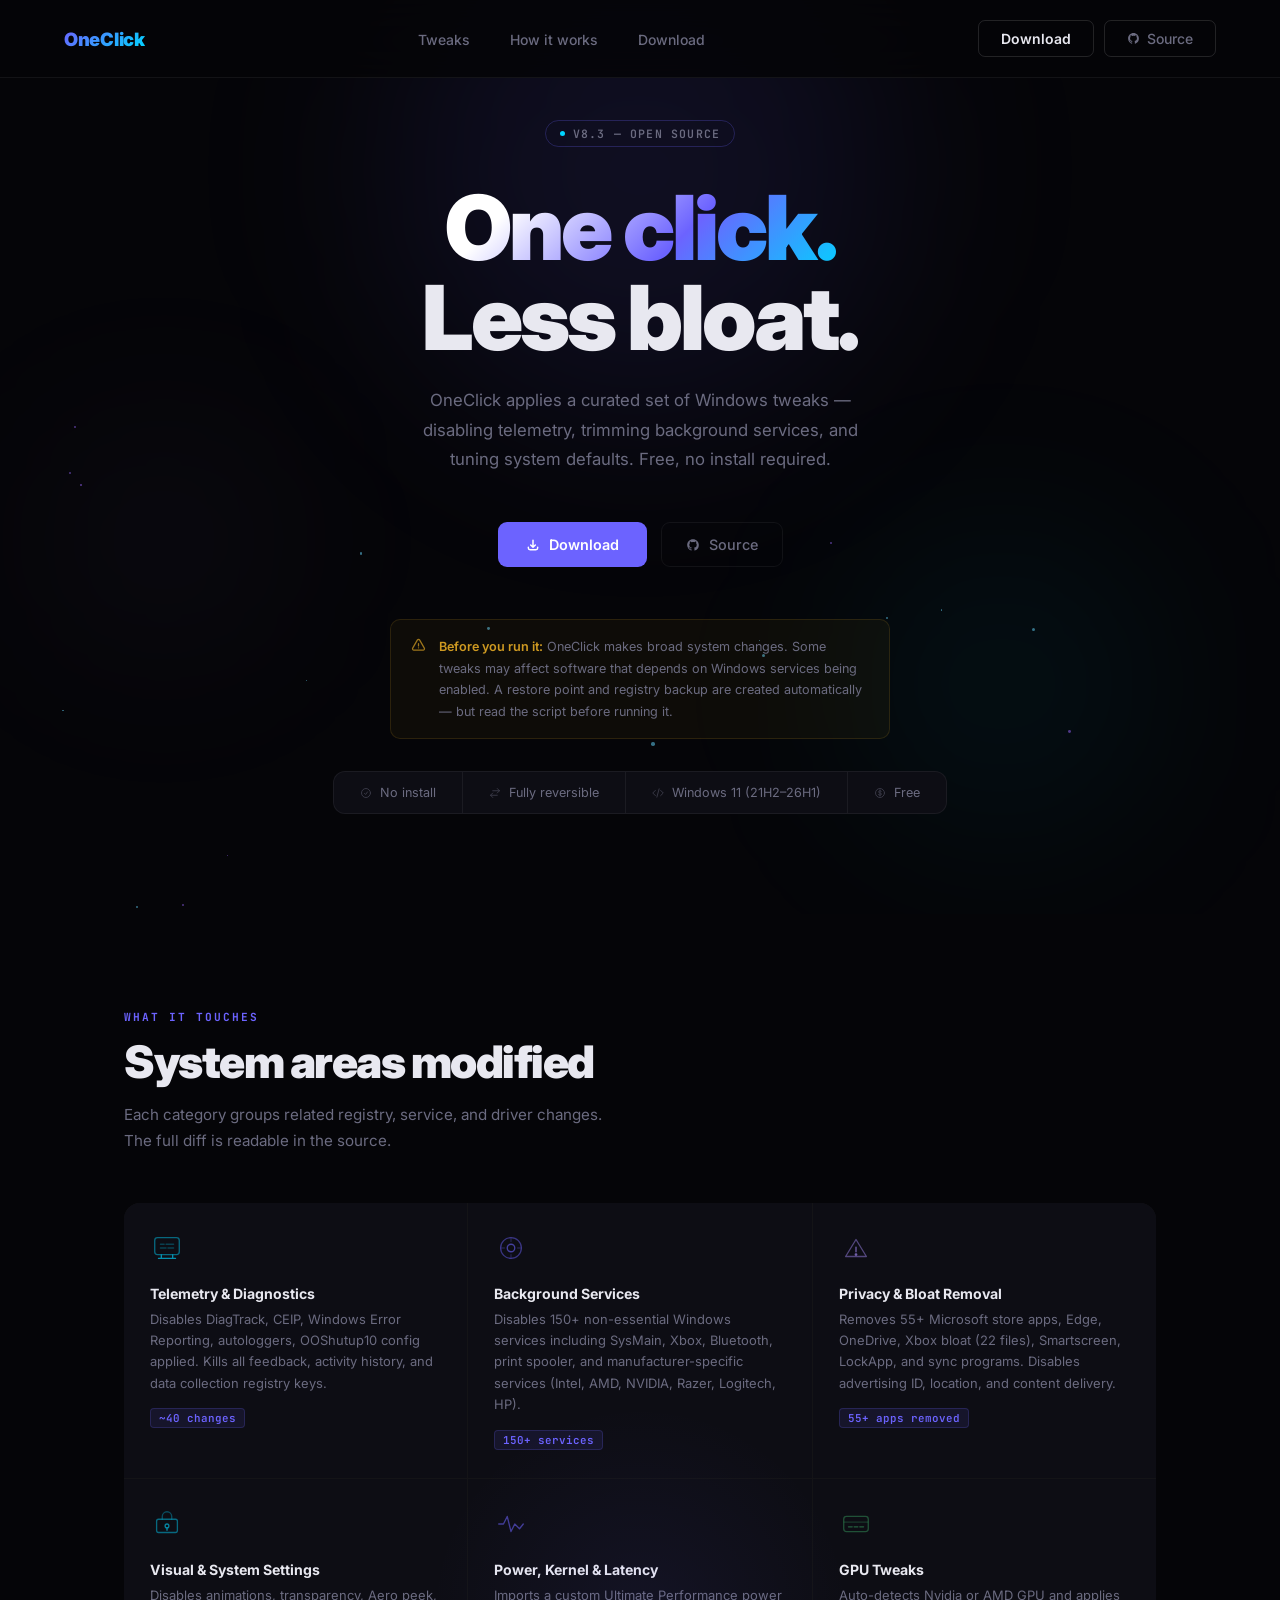
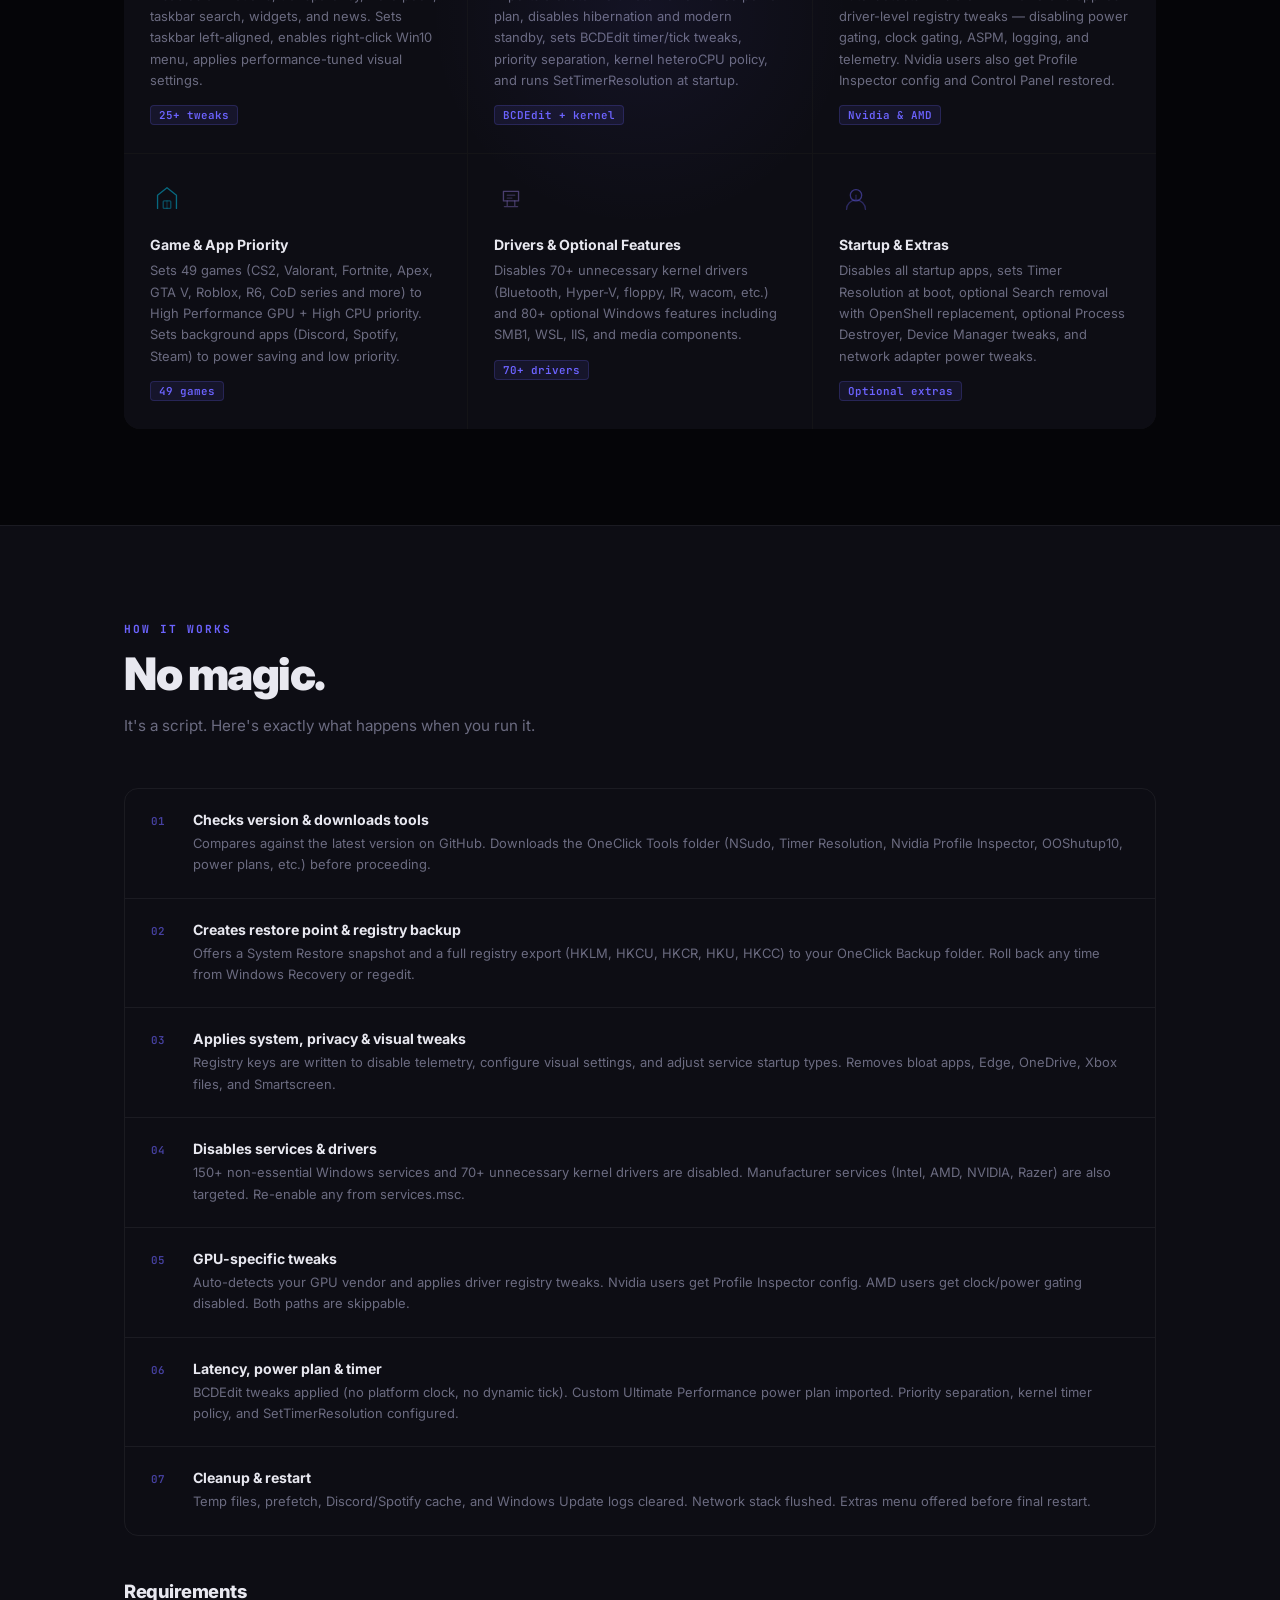
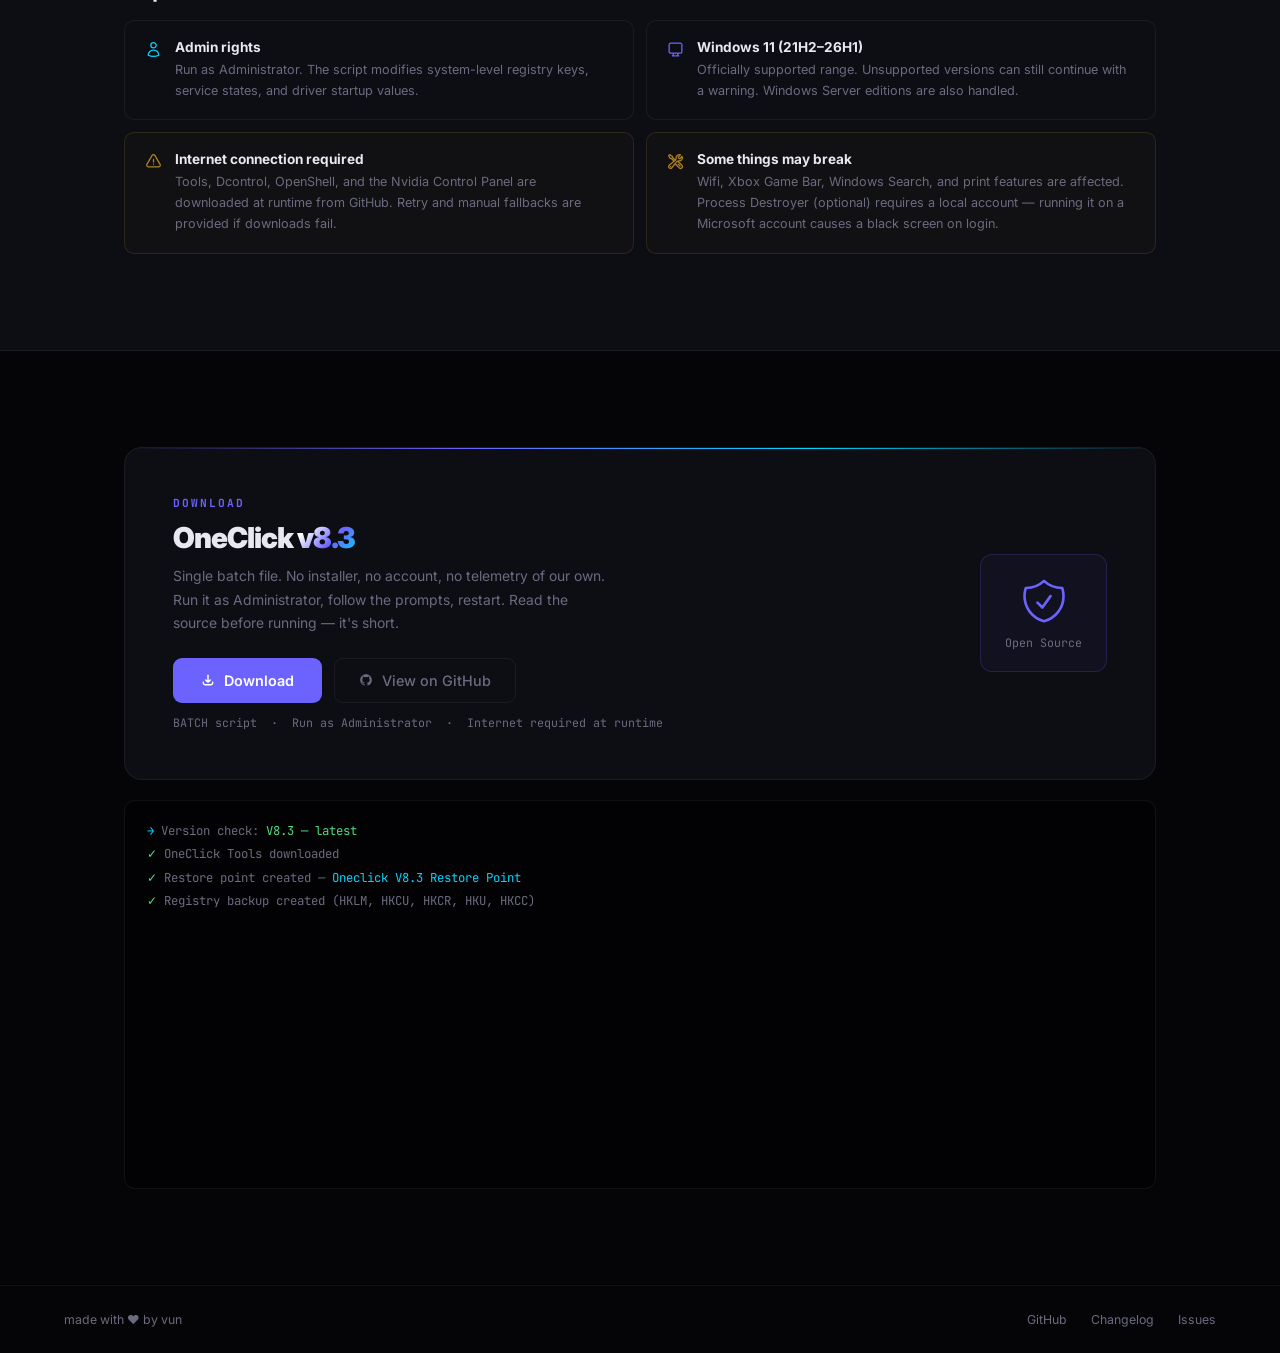
<file: index.html>
<!DOCTYPE html>
<html lang="en">
<head>
<meta charset="UTF-8">
<meta name="viewport" content="width=device-width, initial-scale=1.0">
<title>OneClick</title>

<!-- Open Graph / Discord embed -->
<meta property="og:type" content="website">
<meta property="og:url" content="">
<meta property="og:image" content="https://i.imgur.com/nM8xGSD.jpeg">
<meta property="og:image:width" content="1200">
<meta property="og:image:height" content="630">

<!-- Twitter card (also used by some platforms) -->
<meta name="twitter:card" content="summary_large_image">
<meta name="twitter:title" content="OneClick — Less Bloat. More Performance.">
<meta name="twitter:description" content="One-click Windows optimization. Disables telemetry, trims services, tunes system defaults. Free, no install required.">
<meta name="twitter:image" content="https://i.imgur.com/nM8xGSD.jpeg">
<link rel="stylesheet" href="style.css">
<link rel="preconnect" href="https://fonts.googleapis.com">
<link href="https://fonts.googleapis.com/css2?family=Inter:wght@400;500;600;700;900&family=JetBrains+Mono:wght@400;600&display=swap" rel="stylesheet">
</head>
<body>
<canvas id="trail"></canvas>
<div id="cursor"></div>

<nav>
  <div class="logo">OneClick</div>
  <ul class="nav-links">
    <li><a href="#tweaks">Tweaks</a></li>
    <li><a href="#how">How it works</a></li>
    <li><a href="#download">Download</a></li>
  </ul>
  <div class="nav-actions">
    <button class="nav-cta" id="navDownloadBtn">Download</button>
    <button class="nav-cta nav-cta-ghost" id="navGithubBtn">
      <svg width="13" height="13" viewBox="0 0 24 24" fill="currentColor"><path d="M12 2C6.477 2 2 6.484 2 12.017c0 4.425 2.865 8.18 6.839 9.504.5.092.682-.217.682-.483 0-.237-.008-.868-.013-1.703-2.782.605-3.369-1.343-3.369-1.343-.454-1.158-1.11-1.466-1.11-1.466-.908-.62.069-.608.069-.608 1.003.07 1.531 1.032 1.531 1.032.892 1.53 2.341 1.088 2.91.832.092-.647.35-1.088.636-1.338-2.22-.253-4.555-1.113-4.555-4.951 0-1.093.39-1.988 1.029-2.688-.103-.253-.446-1.272.098-2.65 0 0 .84-.27 2.75 1.026A9.564 9.564 0 0112 6.844c.85.004 1.705.115 2.504.337 1.909-1.296 2.747-1.027 2.747-1.027.546 1.379.202 2.398.1 2.651.64.7 1.028 1.595 1.028 2.688 0 3.848-2.339 4.695-4.566 4.943.359.309.678.92.678 1.855 0 1.338-.012 2.419-.012 2.747 0 .268.18.58.688.482A10.019 10.019 0 0022 12.017C22 6.484 17.522 2 12 2z"/></svg>
      Source
    </button>
  </div>
</nav>

<div class="hero">
  <div class="hero-orb orb-a"></div>
  <div class="hero-orb orb-b"></div>
  <div class="hero-orb orb-c"></div>
  <div style="position:relative;z-index:1;display:flex;flex-direction:column;align-items:center">
    <div class="version-tag"><span class="version-dot"></span>v8.3 — open source</div>
    <h1><span class="g">One click.</span><br>Less bloat.</h1>
    <p class="hero-sub">OneClick applies a curated set of Windows tweaks — disabling telemetry, trimming background services, and tuning system defaults. Free, no install required.</p>
    <div class="hero-actions">
      <button class="btn-primary" id="heroDownloadBtn">
        <svg width="14" height="14" fill="none" viewBox="0 0 24 24" stroke="currentColor" stroke-width="2.5"><path stroke-linecap="round" stroke-linejoin="round" d="M4 16v1a3 3 0 003 3h10a3 3 0 003-3v-1m-4-4l-4 4m0 0l-4-4m4 4V4"/></svg>
        Download
      </button>
      <button class="btn-secondary" id="heroGithubBtn">
        <svg width="14" height="14" viewBox="0 0 24 24" fill="currentColor"><path d="M12 2C6.477 2 2 6.484 2 12.017c0 4.425 2.865 8.18 6.839 9.504.5.092.682-.217.682-.483 0-.237-.008-.868-.013-1.703-2.782.605-3.369-1.343-3.369-1.343-.454-1.158-1.11-1.466-1.11-1.466-.908-.62.069-.608.069-.608 1.003.07 1.531 1.032 1.531 1.032.892 1.53 2.341 1.088 2.91.832.092-.647.35-1.088.636-1.338-2.22-.253-4.555-1.113-4.555-4.951 0-1.093.39-1.988 1.029-2.688-.103-.253-.446-1.272.098-2.65 0 0 .84-.27 2.75 1.026A9.564 9.564 0 0112 6.844c.85.004 1.705.115 2.504.337 1.909-1.296 2.747-1.027 2.747-1.027.546 1.379.202 2.398.1 2.651.64.7 1.028 1.595 1.028 2.688 0 3.848-2.339 4.695-4.566 4.943.359.309.678.92.678 1.855 0 1.338-.012 2.419-.012 2.747 0 .268.18.58.688.482A10.019 10.019 0 0022 12.017C22 6.484 17.522 2 12 2z"/></svg>
        Source
      </button>
    </div>
    <div class="disclaimer">
      <svg width="15" height="15" fill="none" viewBox="0 0 24 24" stroke="rgba(255,190,40,0.6)" stroke-width="2" style="flex-shrink:0;margin-top:2px"><path stroke-linecap="round" stroke-linejoin="round" d="M12 9v3.75m-9.303 3.376c-.866 1.5.217 3.374 1.948 3.374h14.71c1.73 0 2.813-1.874 1.948-3.374L13.949 3.378c-.866-1.5-3.032-1.5-3.898 0L2.697 16.126zM12 15.75h.007v.008H12v-.008z"/></svg>
      <p><strong>Before you run it:</strong> OneClick makes broad system changes. Some tweaks may affect software that depends on Windows services being enabled. A restore point and registry backup are created automatically — but read the script before running it.</p>
    </div>
    <div class="meta-bar">
      <div class="meta-item"><svg width="12" height="12" fill="none" viewBox="0 0 24 24" stroke="currentColor" stroke-width="2" opacity=".45"><path stroke-linecap="round" stroke-linejoin="round" d="M9 12.75L11.25 15 15 9.75M21 12a9 9 0 11-18 0 9 9 0 0118 0z"/></svg>No install</div>
      <div class="meta-item"><svg width="12" height="12" fill="none" viewBox="0 0 24 24" stroke="currentColor" stroke-width="2" opacity=".45"><path stroke-linecap="round" stroke-linejoin="round" d="M7.5 21L3 16.5m0 0L7.5 12M3 16.5h13.5m0-13.5L21 7.5m0 0L16.5 12M21 7.5H7.5"/></svg>Fully reversible</div>
      <div class="meta-item"><svg width="12" height="12" fill="none" viewBox="0 0 24 24" stroke="currentColor" stroke-width="2" opacity=".45"><path stroke-linecap="round" stroke-linejoin="round" d="M17.25 6.75L22.5 12l-5.25 5.25m-10.5 0L1.5 12l5.25-5.25m7.5-3l-4.5 16.5"/></svg>Windows 11 (21H2–26H1)</div>
      <div class="meta-item"><svg width="12" height="12" fill="none" viewBox="0 0 24 24" stroke="currentColor" stroke-width="2" opacity=".45"><path stroke-linecap="round" stroke-linejoin="round" d="M12 6v12m-3-2.818l.879.659c1.171.879 3.07.879 4.242 0 1.172-.879 1.172-2.303 0-3.182C13.536 12.219 12.768 12 12 12c-.725 0-1.45-.22-2.003-.659-1.106-.879-1.106-2.303 0-3.182s2.9-.879 4.006 0l.415.33M21 12a9 9 0 11-18 0 9 9 0 0118 0z"/></svg>Free</div>
    </div>
  </div>
</div>

<div class="section" id="tweaks">
  <div class="wrap">
    <div class="section-tag">What it touches</div>
    <h2 class="section-h">System areas modified</h2>
    <p class="section-sub">Each category groups related registry, service, and driver changes. The full diff is readable in the source.</p>
    <div class="tweaks-grid" id="tweaksGrid">

      <div class="tweak-card" data-index="0">
        <div class="card-glow"></div>
        <svg class="tc-icon" fill="none" viewBox="0 0 36 36" stroke="var(--accent2)" stroke-width="1.4"><rect x="5" y="7" width="26" height="18" rx="3" stroke-opacity=".7"/><path d="M12 25v4M24 25v4M9 29h18" stroke-linecap="round"/><path d="M11 14h4M17 14h8M11 18h6M19 18h6" stroke-linecap="round" stroke-opacity=".4"/></svg>
        <h3>Telemetry &amp; Diagnostics</h3>
        <p>Disables DiagTrack, CEIP, Windows Error Reporting, autologgers, OOShutup10 config applied. Kills all feedback, activity history, and data collection registry keys.</p>
        <div class="card-tag">~40 changes</div>
      </div>

      <div class="tweak-card" data-index="1">
        <div class="card-glow"></div>
        <svg class="tc-icon" fill="none" viewBox="0 0 36 36" stroke="var(--accent)" stroke-width="1.4"><circle cx="18" cy="18" r="11" stroke-opacity=".7"/><path d="M18 7v4M18 25v4M7 18h4M25 18h4" stroke-linecap="round" stroke-opacity=".35"/><circle cx="18" cy="18" r="4" stroke-opacity=".9"/></svg>
        <h3>Background Services</h3>
        <p>Disables 150+ non-essential Windows services including SysMain, Xbox, Bluetooth, print spooler, and manufacturer-specific services (Intel, AMD, NVIDIA, Razer, Logitech, HP).</p>
        <div class="card-tag">150+ services</div>
      </div>

      <div class="tweak-card" data-index="2">
        <div class="card-glow"></div>
        <svg class="tc-icon" fill="none" viewBox="0 0 36 36" stroke="#a78bfa" stroke-width="1.4"><path d="M7 27L18 9l11 18H7z" stroke-opacity=".7" stroke-linejoin="round"/><path d="M18 17v5" stroke-linecap="round"/><circle cx="18" cy="25" r=".8" fill="#a78bfa"/></svg>
        <h3>Privacy &amp; Bloat Removal</h3>
        <p>Removes 55+ Microsoft store apps, Edge, OneDrive, Xbox bloat (22 files), Smartscreen, LockApp, and sync programs. Disables advertising ID, location, and content delivery.</p>
        <div class="card-tag">55+ apps removed</div>
      </div>

      <div class="tweak-card" data-index="3">
        <div class="card-glow"></div>
        <svg class="tc-icon" fill="none" viewBox="0 0 36 36" stroke="var(--accent2)" stroke-width="1.4"><rect x="7" y="13" width="22" height="14" rx="2" stroke-opacity=".7"/><path d="M13 13V10a5 5 0 0110 0v3" stroke-linecap="round" stroke-opacity=".5"/><circle cx="18" cy="20" r="2" stroke-opacity=".9"/><path d="M18 22v2.5" stroke-linecap="round"/></svg>
        <h3>Visual &amp; System Settings</h3>
        <p>Disables animations, transparency, Aero peek, taskbar search, widgets, and news. Sets taskbar left-aligned, enables right-click Win10 menu, applies performance-tuned visual settings.</p>
        <div class="card-tag">25+ tweaks</div>
      </div>

      <div class="tweak-card" data-index="4">
        <div class="card-glow"></div>
        <svg class="tc-icon" fill="none" viewBox="0 0 36 36" stroke="var(--accent)" stroke-width="1.4"><path d="M5 18h5l4-8 4 16 4-8 5 5 4-5" stroke-linecap="round" stroke-linejoin="round" stroke-opacity=".85"/></svg>
        <h3>Power, Kernel &amp; Latency</h3>
        <p>Imports a custom Ultimate Performance power plan, disables hibernation and modern standby, sets BCDEdit timer/tick tweaks, priority separation, kernel heteroCPU policy, and runs SetTimerResolution at startup.</p>
        <div class="card-tag">BCDEdit + kernel</div>
      </div>

      <div class="tweak-card" data-index="5">
        <div class="card-glow"></div>
        <svg class="tc-icon" fill="none" viewBox="0 0 36 36" stroke="#4ade80" stroke-width="1.4"><rect x="5" y="10" width="26" height="16" rx="3" stroke-opacity=".5"/><path d="M5 16h26" stroke-opacity=".3"/><path d="M10 21h4M16 21h4M22 21h4" stroke-linecap="round" stroke-opacity=".6"/></svg>
        <h3>GPU Tweaks</h3>
        <p>Auto-detects Nvidia or AMD GPU and applies driver-level registry tweaks — disabling power gating, clock gating, ASPM, logging, and telemetry. Nvidia users also get Profile Inspector config and Control Panel restored.</p>
        <div class="card-tag">Nvidia &amp; AMD</div>
      </div>

      <div class="tweak-card" data-index="6">
        <div class="card-glow"></div>
        <svg class="tc-icon" fill="none" viewBox="0 0 36 36" stroke="var(--accent2)" stroke-width="1.4"><path d="M8 28V14l10-8 10 8v14" stroke-linecap="round" stroke-linejoin="round" stroke-opacity=".7"/><rect x="14" y="20" width="8" height="8" rx="1" stroke-opacity=".5"/><path d="M18 20v8" stroke-linecap="round" stroke-opacity=".3"/></svg>
        <h3>Game &amp; App Priority</h3>
        <p>Sets 49 games (CS2, Valorant, Fortnite, Apex, GTA V, Roblox, R6, CoD series and more) to High Performance GPU + High CPU priority. Sets background apps (Discord, Spotify, Steam) to power saving and low priority.</p>
        <div class="card-tag">49 games</div>
      </div>

      <div class="tweak-card" data-index="7">
        <div class="card-glow"></div>
        <svg class="tc-icon" fill="none" viewBox="0 0 36 36" stroke="#a78bfa" stroke-width="1.4"><path d="M10 10h16v10H10z" stroke-opacity=".6" stroke-linejoin="round"/><path d="M14 20v6M22 20v6M11 26h14" stroke-linecap="round" stroke-opacity=".5"/><path d="M14 14h8M14 17h5" stroke-linecap="round" stroke-opacity=".35"/></svg>
        <h3>Drivers &amp; Optional Features</h3>
        <p>Disables 70+ unnecessary kernel drivers (Bluetooth, Hyper-V, floppy, IR, wacom, etc.) and 80+ optional Windows features including SMB1, WSL, IIS, and media components.</p>
        <div class="card-tag">70+ drivers</div>
      </div>

      <div class="tweak-card" data-index="8">
        <div class="card-glow"></div>
        <svg class="tc-icon" fill="none" viewBox="0 0 36 36" stroke="var(--accent)" stroke-width="1.4"><circle cx="18" cy="14" r="6" stroke-opacity=".7"/><path d="M8 29c0-5.523 4.477-10 10-10s10 4.477 10 10" stroke-linecap="round" stroke-opacity=".5"/><path d="M18 14v4" stroke-linecap="round" stroke-opacity=".4"/></svg>
        <h3>Startup &amp; Extras</h3>
        <p>Disables all startup apps, sets Timer Resolution at boot, optional Search removal with OpenShell replacement, optional Process Destroyer, Device Manager tweaks, and network adapter power tweaks.</p>
        <div class="card-tag">Optional extras</div>
      </div>

    </div>
  </div>
</div>

<div class="section" id="how" style="background:var(--surface);border-top:1px solid var(--border);border-bottom:1px solid var(--border)">
  <div class="wrap">
    <div class="section-tag">How it works</div>
    <h2 class="section-h">No magic.</h2>
    <p class="section-sub">It's a script. Here's exactly what happens when you run it.</p>
    <div class="steps">
      <div class="step"><span class="step-num">01</span><div><h4>Checks version &amp; downloads tools</h4><p>Compares against the latest version on GitHub. Downloads the OneClick Tools folder (NSudo, Timer Resolution, Nvidia Profile Inspector, OOShutup10, power plans, etc.) before proceeding.</p></div></div>
      <div class="step"><span class="step-num">02</span><div><h4>Creates restore point &amp; registry backup</h4><p>Offers a System Restore snapshot and a full registry export (HKLM, HKCU, HKCR, HKU, HKCC) to your OneClick Backup folder. Roll back any time from Windows Recovery or regedit.</p></div></div>
      <div class="step"><span class="step-num">03</span><div><h4>Applies system, privacy &amp; visual tweaks</h4><p>Registry keys are written to disable telemetry, configure visual settings, and adjust service startup types. Removes bloat apps, Edge, OneDrive, Xbox files, and Smartscreen.</p></div></div>
      <div class="step"><span class="step-num">04</span><div><h4>Disables services &amp; drivers</h4><p>150+ non-essential Windows services and 70+ unnecessary kernel drivers are disabled. Manufacturer services (Intel, AMD, NVIDIA, Razer) are also targeted. Re-enable any from services.msc.</p></div></div>
      <div class="step"><span class="step-num">05</span><div><h4>GPU-specific tweaks</h4><p>Auto-detects your GPU vendor and applies driver registry tweaks. Nvidia users get Profile Inspector config. AMD users get clock/power gating disabled. Both paths are skippable.</p></div></div>
      <div class="step"><span class="step-num">06</span><div><h4>Latency, power plan &amp; timer</h4><p>BCDEdit tweaks applied (no platform clock, no dynamic tick). Custom Ultimate Performance power plan imported. Priority separation, kernel timer policy, and SetTimerResolution configured.</p></div></div>
      <div class="step"><span class="step-num">07</span><div><h4>Cleanup &amp; restart</h4><p>Temp files, prefetch, Discord/Spotify cache, and Windows Update logs cleared. Network stack flushed. Extras menu offered before final restart.</p></div></div>
    </div>
    <h3 style="font-size:1.15rem;font-weight:800;letter-spacing:-0.5px;margin:44px 0 18px">Requirements</h3>
    <div class="req-grid">
      <div class="req-card"><svg width="17" height="17" fill="none" viewBox="0 0 24 24" stroke="var(--accent2)" stroke-width="1.8" style="flex-shrink:0;margin-top:2px"><path stroke-linecap="round" stroke-linejoin="round" d="M15.75 6a3.75 3.75 0 11-7.5 0 3.75 3.75 0 017.5 0zM4.501 20.118a7.5 7.5 0 0114.998 0A17.933 17.933 0 0112 21.75c-2.676 0-5.216-.584-7.499-1.632z"/></svg><div><h4>Admin rights</h4><p>Run as Administrator. The script modifies system-level registry keys, service states, and driver startup values.</p></div></div>
      <div class="req-card"><svg width="17" height="17" fill="none" viewBox="0 0 24 24" stroke="var(--accent)" stroke-width="1.8" style="flex-shrink:0;margin-top:2px"><path stroke-linecap="round" stroke-linejoin="round" d="M9 17.25v1.007a3 3 0 01-.879 2.122L7.5 21h9l-.621-.621A3 3 0 0115 18.257V17.25m6-12V15a2.25 2.25 0 01-2.25 2.25H5.25A2.25 2.25 0 013 15V5.25A2.25 2.25 0 015.25 3h13.5A2.25 2.25 0 0121 5.25z"/></svg><div><h4>Windows 11 (21H2–26H1)</h4><p>Officially supported range. Unsupported versions can still continue with a warning. Windows Server editions are also handled.</p></div></div>
      <div class="req-card warn"><svg width="17" height="17" fill="none" viewBox="0 0 24 24" stroke="rgba(255,190,40,.65)" stroke-width="1.8" style="flex-shrink:0;margin-top:2px"><path stroke-linecap="round" stroke-linejoin="round" d="M12 9v3.75m-9.303 3.376c-.866 1.5.217 3.374 1.948 3.374h14.71c1.73 0 2.813-1.874 1.948-3.374L13.949 3.378c-.866-1.5-3.032-1.5-3.898 0L2.697 16.126zM12 15.75h.007v.008H12v-.008z"/></svg><div><h4>Internet connection required</h4><p>Tools, Dcontrol, OpenShell, and the Nvidia Control Panel are downloaded at runtime from GitHub. Retry and manual fallbacks are provided if downloads fail.</p></div></div>
      <div class="req-card warn"><svg width="17" height="17" fill="none" viewBox="0 0 24 24" stroke="rgba(255,190,40,.65)" stroke-width="1.8" style="flex-shrink:0;margin-top:2px"><path stroke-linecap="round" stroke-linejoin="round" d="M11.42 15.17L17.25 21A2.652 2.652 0 0021 17.25l-5.877-5.877M11.42 15.17l2.496-3.03c.317-.384.74-.626 1.208-.766M11.42 15.17l-4.655 5.653a2.548 2.548 0 11-3.586-3.586l6.837-5.63m5.108-.233c.55-.164 1.163-.188 1.743-.14a4.5 4.5 0 004.486-6.336l-3.276 3.277a3.004 3.004 0 01-2.25-2.25l3.276-3.276a4.5 4.5 0 00-6.336 4.486c.091 1.076-.071 2.264-.904 2.95l-.102.085m-1.745 1.437L5.909 7.5H4.5L2.25 3.75l1.5-1.5L7.5 4.5v1.409l4.26 4.26m-1.745 1.437l1.745-1.437m6.615 8.206L15.75 15.75M4.867 19.125h.008v.008h-.008v-.008z"/></svg><div><h4>Some things may break</h4><p>Wifi, Xbox Game Bar, Windows Search, and print features are affected. Process Destroyer (optional) requires a local account — running it on a Microsoft account causes a black screen on login.</p></div></div>
    </div>
  </div>
</div>

<div class="dl-section" id="download">
  <div class="wrap">
    <div class="dl-card">
      <div>
        <div class="section-tag" style="margin-bottom:10px">Download</div>
        <h2>OneClick <span class="g">v8.3</span></h2>
        <p>Single batch file. No installer, no account, no telemetry of our own. Run it as Administrator, follow the prompts, restart. Read the source before running — it's short.</p>
        <div style="display:flex;gap:12px;flex-wrap:wrap">
          <a href="https://github.com/QuakedK/Oneclick/releases/download/DebloatTool/Oneclick-V8.3.bat" class="btn-primary" target="_blank" id="realDownloadBtn">
            <svg width="14" height="14" fill="none" viewBox="0 0 24 24" stroke="currentColor" stroke-width="2.5"><path stroke-linecap="round" stroke-linejoin="round" d="M4 16v1a3 3 0 003 3h10a3 3 0 003-3v-1m-4-4l-4 4m0 0l-4-4m4 4V4"/></svg>
            <span id="dlText">Download</span>
          </a>
          <a href="https://github.com/QuakedK/Oneclick/releases/tag/DebloatTool" class="btn-secondary" target="_blank">
            <svg width="14" height="14" viewBox="0 0 24 24" fill="currentColor"><path d="M12 2C6.477 2 2 6.484 2 12.017c0 4.425 2.865 8.18 6.839 9.504.5.092.682-.217.682-.483 0-.237-.008-.868-.013-1.703-2.782.605-3.369-1.343-3.369-1.343-.454-1.158-1.11-1.466-1.11-1.466-.908-.62.069-.608.069-.608 1.003.07 1.531 1.032 1.531 1.032.892 1.53 2.341 1.088 2.91.832.092-.647.35-1.088.636-1.338-2.22-.253-4.555-1.113-4.555-4.951 0-1.093.39-1.988 1.029-2.688-.103-.253-.446-1.272.098-2.65 0 0 .84-.27 2.75 1.026A9.564 9.564 0 0112 6.844c.85.004 1.705.115 2.504.337 1.909-1.296 2.747-1.027 2.747-1.027.546 1.379.202 2.398.1 2.651.64.7 1.028 1.595 1.028 2.688 0 3.848-2.339 4.695-4.566 4.943.359.309.678.92.678 1.855 0 1.338-.012 2.419-.012 2.747 0 .268.18.58.688.482A10.019 10.019 0 0022 12.017C22 6.484 17.522 2 12 2z"/></svg>
            View on GitHub
          </a>
        </div>
        <div class="dl-meta">
          <span>BATCH script</span><span>·</span><span>Run as Administrator</span><span>·</span><span>Internet required at runtime</span>
        </div>
      </div>
      <div class="dl-right">
        <div class="dl-shield">
          <svg width="52" height="52" fill="none" viewBox="0 0 24 24" stroke="var(--accent)" stroke-width="1.2"><path stroke-linecap="round" stroke-linejoin="round" d="M9 12.75L11.25 15 15 9.75m-3-7.036A11.959 11.959 0 013.598 6 11.99 11.99 0 003 9.749c0 5.592 3.824 10.29 9 11.623 5.176-1.332 9-6.03 9-11.622 0-1.31-.21-2.571-.598-3.751h-.152c-3.196 0-6.1-1.248-8.25-3.285z"/></svg>
          <span>Open Source</span>
        </div>
      </div>
    </div>
    <div class="term" id="terminalEl">
      <div class="term-line"><span class="t-info">→</span> Version check: <span class="t-ok">V8.3 — latest</span></div>
      <div class="term-line"><span class="t-ok">✓</span> OneClick Tools downloaded</div>
      <div class="term-line"><span class="t-ok">✓</span> Restore point created — <span class="t-info">Oneclick V8.3 Restore Point</span></div>
      <div class="term-line"><span class="t-ok">✓</span> Registry backup created (HKLM, HKCU, HKCR, HKU, HKCC)</div>
      <div class="term-line"><span class="t-ok">✓</span> Visual &amp; system settings applied</div>
      <div class="term-line"><span class="t-ok">✓</span> Telemetry and autologgers removed — OOShutup10 applied</div>
      <div class="term-line"><span class="t-ok">✓</span> 150+ services disabled</div>
      <div class="term-line"><span class="t-ok">✓</span> 55+ Microsoft apps removed — Edge, OneDrive, Xbox bloat cleaned</div>
      <div class="term-line"><span class="t-ok">✓</span> GPU tweaks applied (Nvidia Profile Inspector + driver registry)</div>
      <div class="term-line"><span class="t-ok">✓</span> BCDEdit + kernel + priority separation configured</div>
      <div class="term-line"><span class="t-ok">✓</span> 49 games set to High Performance GPU + High CPU priority</div>
      <div class="term-line"><span class="t-ok">✓</span> Timer Resolution 0.500ms set at startup</div>
      <div class="term-line"><span class="t-warn">!</span> Windows Search disabled — OpenShell installed as replacement</div>
      <div class="term-line"><span class="t-ok">✓</span> Temp files, prefetch &amp; cache cleared — network stack flushed</div>
      <div class="term-line"><span class="t-info">→</span> Done. Restart to apply all changes. <span class="t-blink">█</span></div>
    </div>
  </div>
</div>

<footer>
  <div>made with &hearts; by vun</div>
  <div style="display:flex;gap:24px"><a href="https://github.com/QuakedK/Oneclick" target="_blank">GitHub</a><a href="#">Changelog</a><a href="#">Issues</a></div>
</footer>

<script src="main.js"></script>
</body>
</html>
</file>
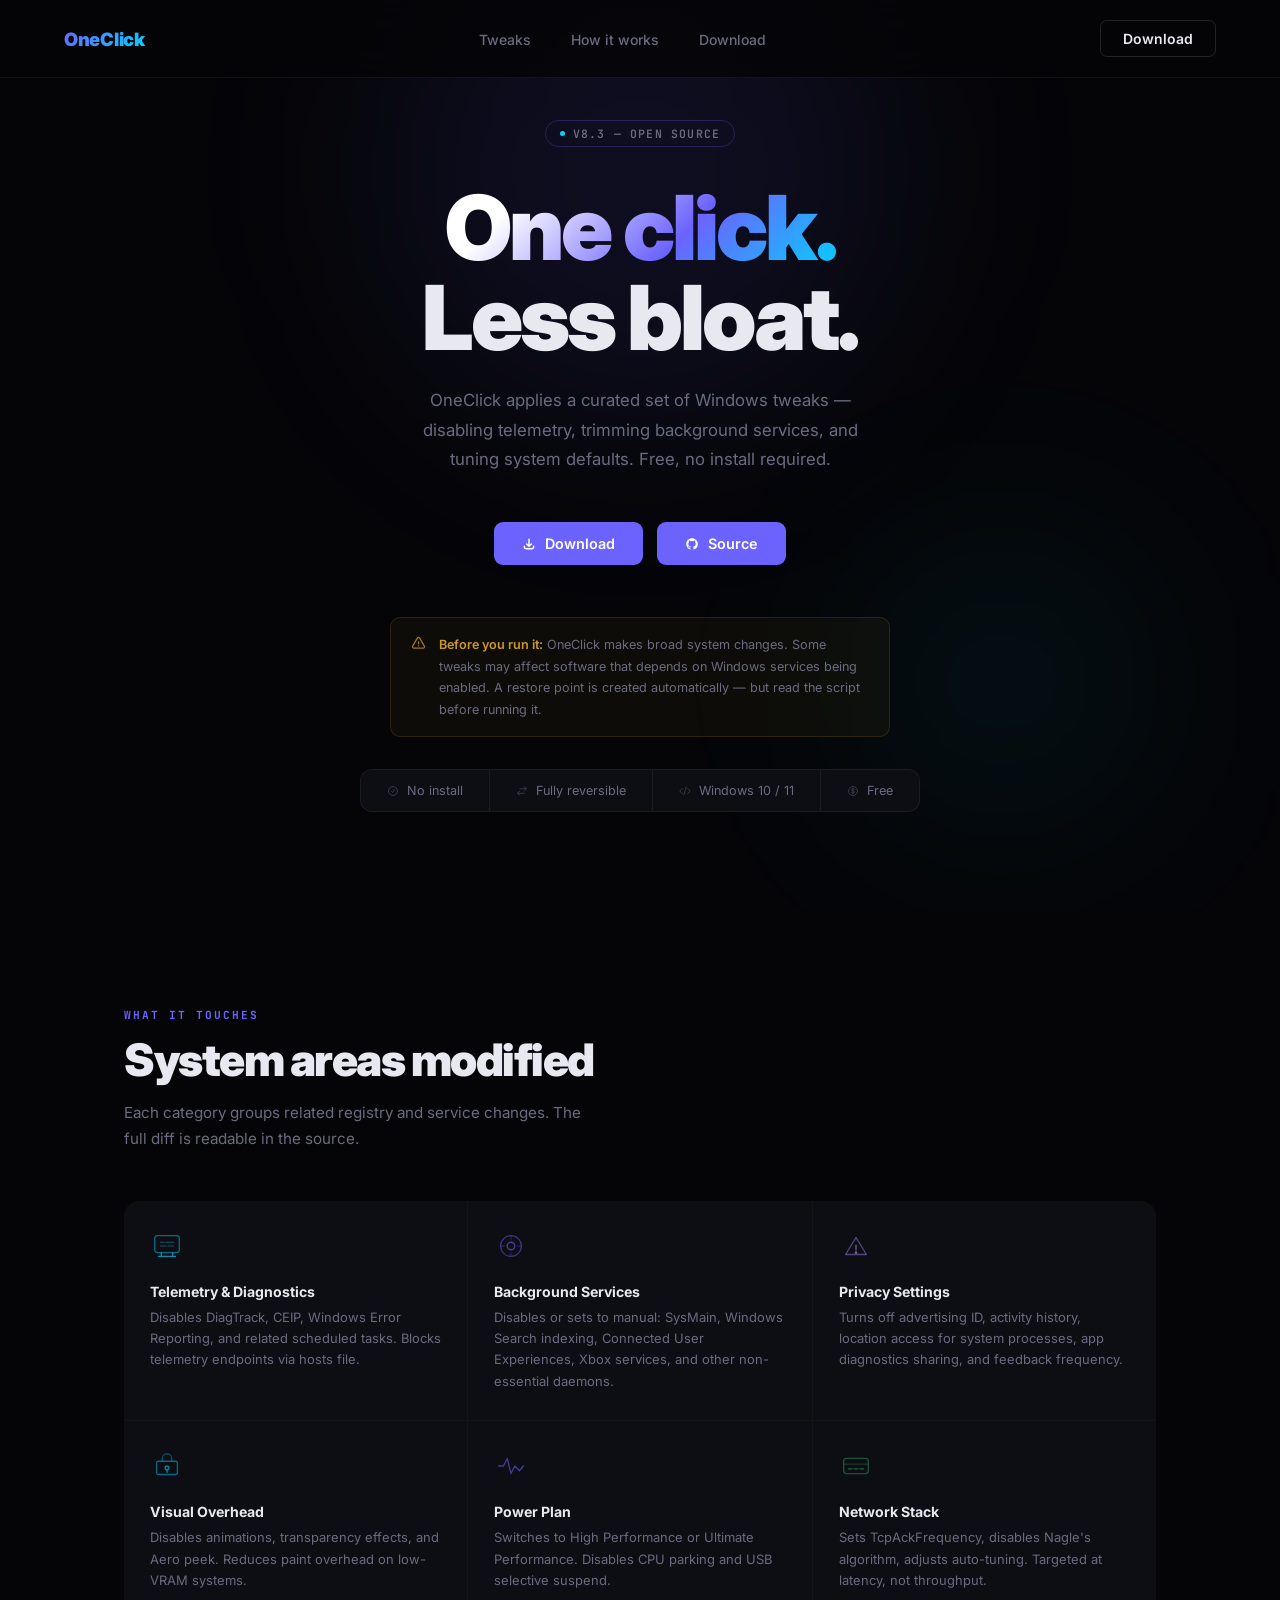
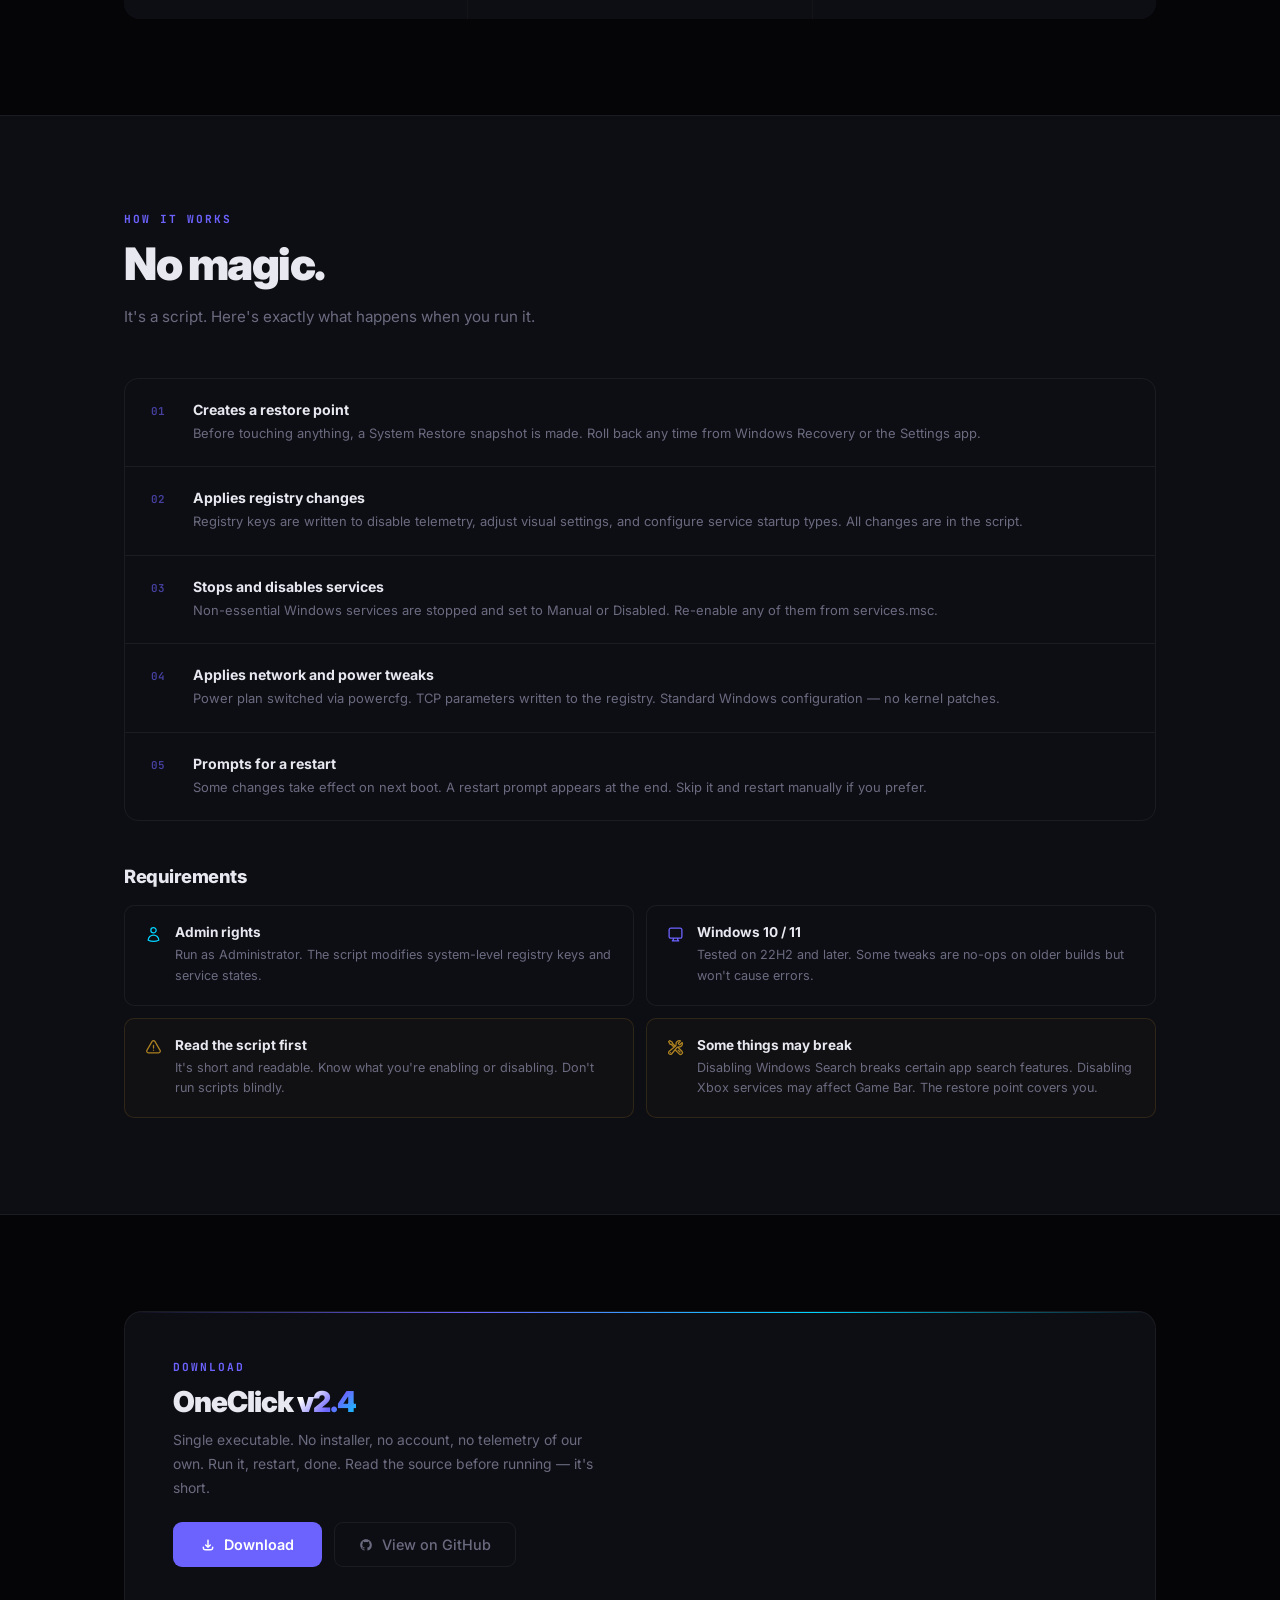
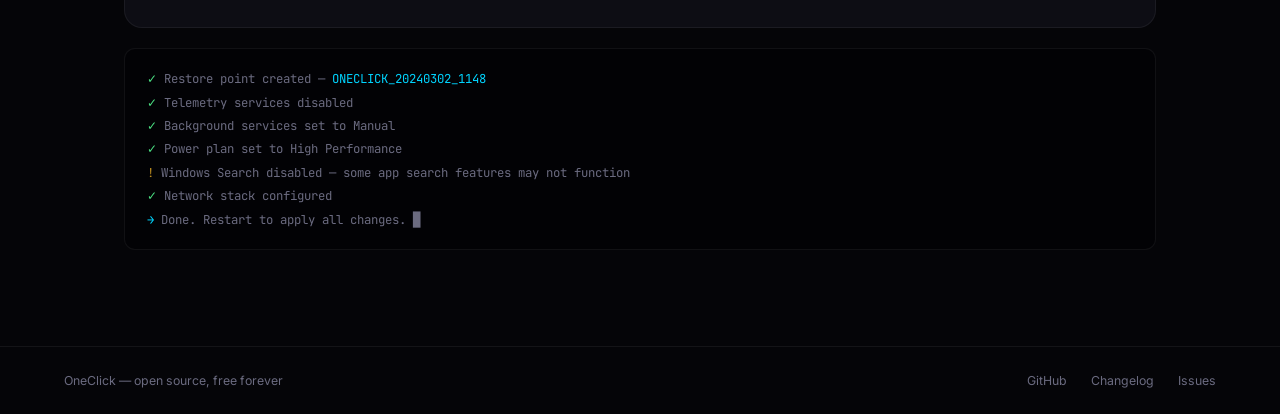
<file: main.html>
<!DOCTYPE html>
<html lang="en">
<head>
<meta charset="UTF-8">
<meta name="viewport" content="width=device-width, initial-scale=1.0">
<title>OneClick — PC Optimization</title>
<style>
@import url('https://fonts.googleapis.com/css2?family=Inter:wght@400;500;600;700;900&family=JetBrains+Mono:wght@400;600&display=swap');

:root {
  --bg:#050508;--surface:#0d0d14;--surface2:#13131e;
  --border:rgba(255,255,255,0.06);--accent:#6c63ff;
  --accent2:#00d4ff;--text:#e8e8f0;--muted:#6b6b80;
}
*,*::before,*::after{box-sizing:border-box;margin:0;padding:0}
html{scroll-behavior:smooth}
body{background:var(--bg);color:var(--text);font-family:'Inter',sans-serif;overflow-x:hidden;cursor:none}

#cursor{
  position:fixed;width:18px;height:18px;border-radius:50%;
  pointer-events:none;z-index:9999;
  transform:translate(-50%,-50%) scale(1);
  transition:transform 0.2s cubic-bezier(0.34,1.56,0.64,1), opacity 0.15s;
  mix-blend-mode:screen;
}
canvas#trail{position:fixed;inset:0;pointer-events:none;z-index:9998;}

nav{
  position:fixed;top:0;left:0;right:0;z-index:100;
  display:flex;align-items:center;justify-content:space-between;
  padding:20px 64px;
  background:rgba(5,5,8,0.85);backdrop-filter:blur(24px);
  border-bottom:1px solid var(--border);
}
.logo{font-weight:900;font-size:1.15rem;letter-spacing:-0.3px;background:linear-gradient(135deg,var(--accent),var(--accent2));-webkit-background-clip:text;-webkit-text-fill-color:transparent}
.nav-links{display:flex;gap:40px;list-style:none}
.nav-links a{color:var(--muted);text-decoration:none;font-size:.875rem;font-weight:500;transition:color .2s}
.nav-links a:hover{color:var(--text)}
.nav-cta{
  background:transparent;color:var(--text);border:1px solid rgba(255,255,255,0.12);
  padding:9px 22px;border-radius:7px;font-size:.875rem;font-weight:600;
  cursor:none;font-family:inherit;
  transition:border-color .2s, color .2s, transform .25s cubic-bezier(0.34,1.56,0.64,1);
}
.nav-cta:hover{border-color:var(--accent);color:var(--accent);transform:scale(1.05)}

.hero{
  min-height:100vh;display:flex;flex-direction:column;
  align-items:center;justify-content:center;
  text-align:center;padding:120px 24px 100px;
  position:relative;overflow:hidden;
}
.hero-orb{position:absolute;border-radius:50%;filter:blur(100px);pointer-events:none;animation:drift 10s ease-in-out infinite}
.orb-a{width:500px;height:500px;background:rgba(108,99,255,.1);top:-80px;left:50%;transform:translateX(-50%)}
.orb-b{width:300px;height:300px;background:rgba(0,212,255,.06);bottom:80px;right:10%;animation-delay:-s}
@keyframes drift{0%,100%{transform:translateY(0)}50%{transform:translateY(-20px)}}

.version-tag{
  display:inline-flex;align-items:center;gap:8px;
  border:1px solid rgba(108,99,255,.25);border-radius:999px;
  padding:5px 14px;font-size:.72rem;font-weight:600;
  color:var(--muted);letter-spacing:1.2px;text-transform:uppercase;
  margin-bottom:36px;font-family:'JetBrains Mono',monospace;
  animation:up .5s ease both;
}
.version-dot{width:5px;height:5px;border-radius:50%;background:var(--accent2);animation:pulse 2s infinite}
@keyframes pulse{0%,100%{opacity:1}50%{opacity:.3}}

.hero h1{font-size:clamp(2.8rem,7vw,6.5rem);font-weight:900;letter-spacing:-3px;line-height:1;margin-bottom:24px;animation:up .5s .08s ease both}
.g{background:linear-gradient(135deg,#fff 20%,var(--accent) 60%,var(--accent2));-webkit-background-clip:text;-webkit-text-fill-color:transparent}
.hero-sub{font-size:1.05rem;color:var(--muted);max-width:460px;line-height:1.75;margin-bottom:48px;animation:up .5s .15s ease both}
.hero-actions{display:flex;gap:14px;flex-wrap:wrap;justify-content:center;animation:up .5s .22s ease both}

.btn-primary{
  display:inline-flex;align-items:center;gap:9px;
  background:var(--accent);color:white;border:none;
  padding:13px 28px;border-radius:9px;font-size:.9rem;font-weight:600;cursor:none;
  transition:background .2s, transform .25s cubic-bezier(0.34,1.56,0.64,1), box-shadow .25s;
  font-family:inherit;text-decoration:none;
}
.btn-primary:hover{background:#7d75ff;transform:scale(1.07);box-shadow:0 8px 32px rgba(108,99,255,.4)}
.btn-primary:active{transform:scale(0.97)}

.btn-secondary{
  display:inline-flex;align-items:center;gap:9px;
  background:transparent;color:var(--muted);border:1px solid var(--border);
  padding:13px 24px;border-radius:9px;font-size:.9rem;font-weight:500;cursor:none;
  transition:color .2s, border-color .2s, background .2s, transform .25s cubic-bezier(0.34,1.56,0.64,1);
  font-family:inherit;text-decoration:none;
}
.btn-secondary:hover{color:var(--text);border-color:rgba(255,255,255,.18);background:rgba(255,255,255,.03);transform:scale(1.05)}
.btn-secondary:active{transform:scale(0.97)}

@keyframes up{from{opacity:0;transform:translateY(20px)}to{opacity:1;transform:translateY(0)}}

.disclaimer{
  margin-top:52px;animation:up .5s .3s ease both;
  background:rgba(255,190,40,.04);border:1px solid rgba(255,190,40,.12);
  border-radius:10px;padding:16px 20px;
  display:flex;align-items:flex-start;gap:13px;
  max-width:500px;text-align:left;
}
.disclaimer p{font-size:.79rem;color:var(--muted);line-height:1.7}
.disclaimer strong{color:rgba(255,190,40,.8);font-weight:600}

.meta-bar{
  display:flex;border:1px solid var(--border);border-radius:12px;
  overflow:hidden;margin-top:32px;background:var(--surface);
  animation:up .5s .35s ease both;
}
.meta-item{
  padding:13px 26px;border-right:1px solid var(--border);
  display:flex;align-items:center;gap:8px;font-size:.79rem;color:var(--muted);
}
.meta-item:last-child{border-right:none}

.wrap{max-width:1080px;margin:0 auto;padding:0 24px}
.section{padding:96px 0}
.section-tag{font-size:.7rem;font-weight:700;letter-spacing:2px;text-transform:uppercase;color:var(--accent);margin-bottom:14px;font-family:'JetBrains Mono',monospace}
.section-h{font-size:clamp(1.8rem,3.5vw,2.8rem);font-weight:900;letter-spacing:-1.5px;line-height:1.1;margin-bottom:14px}
.section-sub{color:var(--muted);font-size:.95rem;line-height:1.75;max-width:480px;margin-bottom:48px}

.tweaks-grid{display:grid;grid-template-columns:repeat(3,1fr);gap:1px;background:var(--border);border-radius:16px;overflow:hidden}
.tweak-card{background:var(--surface);padding:28px 26px;transition:background .2s;position:relative;overflow:hidden}
.tweak-card::after{content:'';position:absolute;top:0;left:0;right:0;height:1px;background:linear-gradient(90deg,transparent,var(--accent),transparent);opacity:0;transition:opacity .25s}
.tweak-card:hover{background:var(--surface2)}
.tweak-card:hover::after{opacity:1}
.tc-icon{width:34px;height:34px;margin-bottom:16px;opacity:.65}
.tweak-card h3{font-size:.88rem;font-weight:700;margin-bottom:7px}
.tweak-card p{color:var(--muted);font-size:.81rem;line-height:1.65}

.steps{display:flex;flex-direction:column;border:1px solid var(--border);border-radius:14px;overflow:hidden}
.step{display:flex;align-items:flex-start;gap:22px;padding:22px 26px;border-bottom:1px solid var(--border);transition:background .2s}
.step:last-child{border-bottom:none}
.step:hover{background:var(--surface2)}
.step-num{font-family:'JetBrains Mono',monospace;font-size:.68rem;font-weight:600;color:var(--accent);opacity:.6;min-width:20px;margin-top:3px}
.step h4{font-size:.88rem;font-weight:700;margin-bottom:5px}
.step p{color:var(--muted);font-size:.81rem;line-height:1.65}

.req-grid{display:grid;grid-template-columns:1fr 1fr;gap:12px}
.req-card{background:var(--surface);border:1px solid var(--border);border-radius:10px;padding:18px 20px;display:flex;gap:13px;align-items:flex-start}
.req-card.warn{border-color:rgba(255,190,40,.12);background:rgba(255,190,40,.02)}
.req-card h4{font-size:.85rem;font-weight:700;margin-bottom:5px}
.req-card p{color:var(--muted);font-size:.79rem;line-height:1.65}

.dl-section{padding:96px 0}
.dl-card{
  background:var(--surface);border:1px solid var(--border);
  border-radius:18px;padding:48px;position:relative;overflow:hidden;
  display:grid;grid-template-columns:1fr auto;gap:48px;align-items:center;
}
.dl-card::before{content:'';position:absolute;top:0;left:0;right:0;height:1px;background:linear-gradient(90deg,transparent,var(--accent),var(--accent2),transparent)}
.dl-card h2{font-size:1.8rem;font-weight:900;letter-spacing:-1px;margin-bottom:10px}
.dl-card>div>p{color:var(--muted);font-size:.87rem;line-height:1.7;margin-bottom:22px;max-width:440px}
.dl-meta{display:flex;gap:14px;margin-top:12px;flex-wrap:wrap}
.dl-meta span{font-size:.73rem;color:var(--muted);font-family:'JetBrains Mono',monospace}
.dl-right{display:flex;flex-direction:column;align-items:center;gap:10px}
.dl-size{font-size:.73rem;color:var(--muted);font-family:'JetBrains Mono',monospace}

.term{background:#020205;border:1px solid var(--border);border-radius:11px;padding:18px 22px;font-family:'JetBrains Mono',monospace;font-size:.77rem;line-height:1.9;color:var(--muted);margin-top:20px}
.t-ok{color:#4ade80}.t-warn{color:rgba(255,190,40,.75)}.t-info{color:var(--accent2)}
.t-blink{animation:blink 1s step-end infinite}
@keyframes blink{50%{opacity:0}}

footer{border-top:1px solid var(--border);padding:26px 64px;display:flex;justify-content:space-between;align-items:center;color:var(--muted);font-size:.77rem}
footer a{color:var(--muted);text-decoration:none;transition:color .2s}
footer a:hover{color:var(--text)}

::-webkit-scrollbar{width:4px}::-webkit-scrollbar-track{background:var(--bg)}::-webkit-scrollbar-thumb{background:var(--surface2);border-radius:2px}

@media(max-width:768px){
  nav{padding:16px 20px}.nav-links{display:none}
  .tweaks-grid{grid-template-columns:1fr}.req-grid{grid-template-columns:1fr}
  .dl-card{grid-template-columns:1fr}.meta-bar{flex-direction:column}
  .meta-item{border-right:none;border-bottom:1px solid var(--border)}
  footer{flex-direction:column;gap:12px;text-align:center;padding:20px}
}
</style>
</head>
<body>
<canvas id="trail"></canvas>
<div id="cursor"></div>

<nav>
  <div class="logo">OneClick</div>
  <ul class="nav-links">
    <li><a href="#tweaks">Tweaks</a></li>
    <li><a href="#how">How it works</a></li>
    <li><a href="#download">Download</a></li>
  </ul>
  <button class="nav-cta" onclick="document.getElementById('download').scrollIntoView({behavior:'smooth'})">Download</button>
</nav>

<div class="hero">
  <div class="hero-orb orb-a"></div>
  <div class="hero-orb orb-b"></div>
  <div style="position:relative;z-index:1;display:flex;flex-direction:column;align-items:center">
    <div class="version-tag"><span class="version-dot"></span>v8.3 — open source</div>
    <h1><span class="g">One click.</span><br>Less bloat.</h1>
    <p class="hero-sub">OneClick applies a curated set of Windows tweaks — disabling telemetry, trimming background services, and tuning system defaults. Free, no install required.</p>
    <div class="hero-actions">
      <a href="#download" class="btn-primary">
        <svg width="14" height="14" fill="none" viewBox="0 0 24 24" stroke="currentColor" stroke-width="2.5"><path stroke-linecap="round" stroke-linejoin="round" d="M4 16v1a3 3 0 003 3h10a3 3 0 003-3v-1m-4-4l-4 4m0 0l-4-4m4 4V4"/></svg>
        Download
      </a>
      <a href="https://github.com/QuakedK/Oneclick/releases/tag/DebloatTool" class="btn-primary" target="_blank">
        <svg width="14" height="14" viewBox="0 0 24 24" fill="currentColor"><path d="M12 2C6.477 2 2 6.484 2 12.017c0 4.425 2.865 8.18 6.839 9.504.5.092.682-.217.682-.483 0-.237-.008-.868-.013-1.703-2.782.605-3.369-1.343-3.369-1.343-.454-1.158-1.11-1.466-1.11-1.466-.908-.62.069-.608.069-.608 1.003.07 1.531 1.032 1.531 1.032.892 1.53 2.341 1.088 2.91.832.092-.647.35-1.088.636-1.338-2.22-.253-4.555-1.113-4.555-4.951 0-1.093.39-1.988 1.029-2.688-.103-.253-.446-1.272.098-2.65 0 0 .84-.27 2.75 1.026A9.564 9.564 0 0112 6.844c.85.004 1.705.115 2.504.337 1.909-1.296 2.747-1.027 2.747-1.027.546 1.379.202 2.398.1 2.651.64.7 1.028 1.595 1.028 2.688 0 3.848-2.339 4.695-4.566 4.943.359.309.678.92.678 1.855 0 1.338-.012 2.419-.012 2.747 0 .268.18.58.688.482A10.019 10.019 0 0022 12.017C22 6.484 17.522 2 12 2z"/></svg>
        Source
      </a>
    </div>
    <div class="disclaimer">
      <svg width="15" height="15" fill="none" viewBox="0 0 24 24" stroke="rgba(255,190,40,0.6)" stroke-width="2" style="flex-shrink:0;margin-top:2px"><path stroke-linecap="round" stroke-linejoin="round" d="M12 9v3.75m-9.303 3.376c-.866 1.5.217 3.374 1.948 3.374h14.71c1.73 0 2.813-1.874 1.948-3.374L13.949 3.378c-.866-1.5-3.032-1.5-3.898 0L2.697 16.126zM12 15.75h.007v.008H12v-.008z"/></svg>
      <p><strong>Before you run it:</strong> OneClick makes broad system changes. Some tweaks may affect software that depends on Windows services being enabled. A restore point is created automatically — but read the script before running it.</p>
    </div>
    <div class="meta-bar">
      <div class="meta-item">
        <svg width="12" height="12" fill="none" viewBox="0 0 24 24" stroke="currentColor" stroke-width="2" opacity=".45"><path stroke-linecap="round" stroke-linejoin="round" d="M9 12.75L11.25 15 15 9.75M21 12a9 9 0 11-18 0 9 9 0 0118 0z"/></svg>
        No install
      </div>
      <div class="meta-item">
        <svg width="12" height="12" fill="none" viewBox="0 0 24 24" stroke="currentColor" stroke-width="2" opacity=".45"><path stroke-linecap="round" stroke-linejoin="round" d="M7.5 21L3 16.5m0 0L7.5 12M3 16.5h13.5m0-13.5L21 7.5m0 0L16.5 12M21 7.5H7.5"/></svg>
        Fully reversible
      </div>
      <div class="meta-item">
        <svg width="12" height="12" fill="none" viewBox="0 0 24 24" stroke="currentColor" stroke-width="2" opacity=".45"><path stroke-linecap="round" stroke-linejoin="round" d="M17.25 6.75L22.5 12l-5.25 5.25m-10.5 0L1.5 12l5.25-5.25m7.5-3l-4.5 16.5"/></svg>
        Windows 10 / 11
      </div>
      <div class="meta-item">
        <svg width="12" height="12" fill="none" viewBox="0 0 24 24" stroke="currentColor" stroke-width="2" opacity=".45"><path stroke-linecap="round" stroke-linejoin="round" d="M12 6v12m-3-2.818l.879.659c1.171.879 3.07.879 4.242 0 1.172-.879 1.172-2.303 0-3.182C13.536 12.219 12.768 12 12 12c-.725 0-1.45-.22-2.003-.659-1.106-.879-1.106-2.303 0-3.182s2.9-.879 4.006 0l.415.33M21 12a9 9 0 11-18 0 9 9 0 0118 0z"/></svg>
        Free
      </div>
    </div>
  </div>
</div>

<div class="section" id="tweaks">
  <div class="wrap">
    <div class="section-tag">What it touches</div>
    <h2 class="section-h">System areas modified</h2>
    <p class="section-sub">Each category groups related registry and service changes. The full diff is readable in the source.</p>
    <div class="tweaks-grid">
      <div class="tweak-card">
        <svg class="tc-icon" fill="none" viewBox="0 0 36 36" stroke="var(--accent2)" stroke-width="1.4"><rect x="5" y="7" width="26" height="18" rx="3" stroke-opacity=".7"/><path d="M12 25v4M24 25v4M9 29h18" stroke-linecap="round"/><path d="M11 14h4M17 14h8M11 18h6M19 18h6" stroke-linecap="round" stroke-opacity=".4"/></svg>
        <h3>Telemetry & Diagnostics</h3>
        <p>Disables DiagTrack, CEIP, Windows Error Reporting, and related scheduled tasks. Blocks telemetry endpoints via hosts file.</p>
      </div>
      <div class="tweak-card">
        <svg class="tc-icon" fill="none" viewBox="0 0 36 36" stroke="var(--accent)" stroke-width="1.4"><circle cx="18" cy="18" r="11" stroke-opacity=".7"/><path d="M18 7v4M18 25v4M7 18h4M25 18h4" stroke-linecap="round" stroke-opacity=".35"/><circle cx="18" cy="18" r="4" stroke-opacity=".9"/></svg>
        <h3>Background Services</h3>
        <p>Disables or sets to manual: SysMain, Windows Search indexing, Connected User Experiences, Xbox services, and other non-essential daemons.</p>
      </div>
      <div class="tweak-card">
        <svg class="tc-icon" fill="none" viewBox="0 0 36 36" stroke="#a78bfa" stroke-width="1.4"><path d="M7 27L18 9l11 18H7z" stroke-opacity=".7" stroke-linejoin="round"/><path d="M18 17v5" stroke-linecap="round"/><circle cx="18" cy="25" r=".8" fill="#a78bfa"/></svg>
        <h3>Privacy Settings</h3>
        <p>Turns off advertising ID, activity history, location access for system processes, app diagnostics sharing, and feedback frequency.</p>
      </div>
      <div class="tweak-card">
        <svg class="tc-icon" fill="none" viewBox="0 0 36 36" stroke="var(--accent2)" stroke-width="1.4"><rect x="7" y="13" width="22" height="14" rx="2" stroke-opacity=".7"/><path d="M13 13V10a5 5 0 0110 0v3" stroke-linecap="round" stroke-opacity=".5"/><circle cx="18" cy="20" r="2" stroke-opacity=".9"/><path d="M18 22v2.5" stroke-linecap="round"/></svg>
        <h3>Visual Overhead</h3>
        <p>Disables animations, transparency effects, and Aero peek. Reduces paint overhead on low-VRAM systems.</p>
      </div>
      <div class="tweak-card">
        <svg class="tc-icon" fill="none" viewBox="0 0 36 36" stroke="var(--accent)" stroke-width="1.4"><path d="M5 18h5l4-8 4 16 4-8 5 5 4-5" stroke-linecap="round" stroke-linejoin="round" stroke-opacity=".85"/></svg>
        <h3>Power Plan</h3>
        <p>Switches to High Performance or Ultimate Performance. Disables CPU parking and USB selective suspend.</p>
      </div>
      <div class="tweak-card">
        <svg class="tc-icon" fill="none" viewBox="0 0 36 36" stroke="#4ade80" stroke-width="1.4"><rect x="5" y="10" width="26" height="16" rx="3" stroke-opacity=".5"/><path d="M5 16h26" stroke-opacity=".3"/><path d="M10 21h4M16 21h4M22 21h4" stroke-linecap="round" stroke-opacity=".6"/></svg>
        <h3>Network Stack</h3>
        <p>Sets TcpAckFrequency, disables Nagle's algorithm, adjusts auto-tuning. Targeted at latency, not throughput.</p>
      </div>
    </div>
  </div>
</div>

<div class="section" id="how" style="background:var(--surface);border-top:1px solid var(--border);border-bottom:1px solid var(--border)">
  <div class="wrap">
    <div class="section-tag">How it works</div>
    <h2 class="section-h">No magic.</h2>
    <p class="section-sub">It's a script. Here's exactly what happens when you run it.</p>
    <div class="steps">
      <div class="step"><span class="step-num">01</span><div><h4>Creates a restore point</h4><p>Before touching anything, a System Restore snapshot is made. Roll back any time from Windows Recovery or the Settings app.</p></div></div>
      <div class="step"><span class="step-num">02</span><div><h4>Applies registry changes</h4><p>Registry keys are written to disable telemetry, adjust visual settings, and configure service startup types. All changes are in the script.</p></div></div>
      <div class="step"><span class="step-num">03</span><div><h4>Stops and disables services</h4><p>Non-essential Windows services are stopped and set to Manual or Disabled. Re-enable any of them from services.msc.</p></div></div>
      <div class="step"><span class="step-num">04</span><div><h4>Applies network and power tweaks</h4><p>Power plan switched via powercfg. TCP parameters written to the registry. Standard Windows configuration — no kernel patches.</p></div></div>
      <div class="step"><span class="step-num">05</span><div><h4>Prompts for a restart</h4><p>Some changes take effect on next boot. A restart prompt appears at the end. Skip it and restart manually if you prefer.</p></div></div>
    </div>
    <h3 style="font-size:1.15rem;font-weight:800;letter-spacing:-0.5px;margin:44px 0 18px">Requirements</h3>
    <div class="req-grid">
      <div class="req-card"><svg width="17" height="17" fill="none" viewBox="0 0 24 24" stroke="var(--accent2)" stroke-width="1.8" style="flex-shrink:0;margin-top:2px"><path stroke-linecap="round" stroke-linejoin="round" d="M15.75 6a3.75 3.75 0 11-7.5 0 3.75 3.75 0 017.5 0zM4.501 20.118a7.5 7.5 0 0114.998 0A17.933 17.933 0 0112 21.75c-2.676 0-5.216-.584-7.499-1.632z"/></svg><div><h4>Admin rights</h4><p>Run as Administrator. The script modifies system-level registry keys and service states.</p></div></div>
      <div class="req-card"><svg width="17" height="17" fill="none" viewBox="0 0 24 24" stroke="var(--accent)" stroke-width="1.8" style="flex-shrink:0;margin-top:2px"><path stroke-linecap="round" stroke-linejoin="round" d="M9 17.25v1.007a3 3 0 01-.879 2.122L7.5 21h9l-.621-.621A3 3 0 0115 18.257V17.25m6-12V15a2.25 2.25 0 01-2.25 2.25H5.25A2.25 2.25 0 013 15V5.25A2.25 2.25 0 015.25 3h13.5A2.25 2.25 0 0121 5.25z"/></svg><div><h4>Windows 10 / 11</h4><p>Tested on 22H2 and later. Some tweaks are no-ops on older builds but won't cause errors.</p></div></div>
      <div class="req-card warn"><svg width="17" height="17" fill="none" viewBox="0 0 24 24" stroke="rgba(255,190,40,.65)" stroke-width="1.8" style="flex-shrink:0;margin-top:2px"><path stroke-linecap="round" stroke-linejoin="round" d="M12 9v3.75m-9.303 3.376c-.866 1.5.217 3.374 1.948 3.374h14.71c1.73 0 2.813-1.874 1.948-3.374L13.949 3.378c-.866-1.5-3.032-1.5-3.898 0L2.697 16.126zM12 15.75h.007v.008H12v-.008z"/></svg><div><h4>Read the script first</h4><p>It's short and readable. Know what you're enabling or disabling. Don't run scripts blindly.</p></div></div>
      <div class="req-card warn"><svg width="17" height="17" fill="none" viewBox="0 0 24 24" stroke="rgba(255,190,40,.65)" stroke-width="1.8" style="flex-shrink:0;margin-top:2px"><path stroke-linecap="round" stroke-linejoin="round" d="M11.42 15.17L17.25 21A2.652 2.652 0 0021 17.25l-5.877-5.877M11.42 15.17l2.496-3.03c.317-.384.74-.626 1.208-.766M11.42 15.17l-4.655 5.653a2.548 2.548 0 11-3.586-3.586l6.837-5.63m5.108-.233c.55-.164 1.163-.188 1.743-.14a4.5 4.5 0 004.486-6.336l-3.276 3.277a3.004 3.004 0 01-2.25-2.25l3.276-3.276a4.5 4.5 0 00-6.336 4.486c.091 1.076-.071 2.264-.904 2.95l-.102.085m-1.745 1.437L5.909 7.5H4.5L2.25 3.75l1.5-1.5L7.5 4.5v1.409l4.26 4.26m-1.745 1.437l1.745-1.437m6.615 8.206L15.75 15.75M4.867 19.125h.008v.008h-.008v-.008z"/></svg><div><h4>Some things may break</h4><p>Disabling Windows Search breaks certain app search features. Disabling Xbox services may affect Game Bar. The restore point covers you.</p></div></div>
    </div>
  </div>
</div>

<div class="dl-section" id="download">
  <div class="wrap">
    <div class="dl-card">
      <div>
        <div class="section-tag" style="margin-bottom:10px">Download</div>
        <h2>OneClick <span class="g">v2.4</span></h2>
        <p>Single executable. No installer, no account, no telemetry of our own. Run it, restart, done. Read the source before running — it's short.</p>
        <div style="display:flex;gap:12px;flex-wrap:wrap">
          <a href="https://github.com/QuakedK/Oneclick/releases/download/DebloatTool/Oneclick-V8.3.bat" class="btn-primary" target="_blank">
            <svg width="14" height="14" fill="none" viewBox="0 0 24 24" stroke="currentColor" stroke-width="2.5"><path stroke-linecap="round" stroke-linejoin="round" d="M4 16v1a3 3 0 003 3h10a3 3 0 003-3v-1m-4-4l-4 4m0 0l-4-4m4 4V4"/></svg>
            <span id="dlText">Download</span>
          </button>
          <a href="https://github.com/QuakedK/Oneclick/releases/tag/DebloatTool" class="btn-secondary" target="_blank">
            <svg width="14" height="14" viewBox="0 0 24 24" fill="currentColor"><path d="M12 2C6.477 2 2 6.484 2 12.017c0 4.425 2.865 8.18 6.839 9.504.5.092.682-.217.682-.483 0-.237-.008-.868-.013-1.703-2.782.605-3.369-1.343-3.369-1.343-.454-1.158-1.11-1.466-1.11-1.466-.908-.62.069-.608.069-.608 1.003.07 1.531 1.032 1.531 1.032.892 1.53 2.341 1.088 2.91.832.092-.647.35-1.088.636-1.338-2.22-.253-4.555-1.113-4.555-4.951 0-1.093.39-1.988 1.029-2.688-.103-.253-.446-1.272.098-2.65 0 0 .84-.27 2.75 1.026A9.564 9.564 0 0112 6.844c.85.004 1.705.115 2.504.337 1.909-1.296 2.747-1.027 2.747-1.027.546 1.379.202 2.398.1 2.651.64.7 1.028 1.595 1.028 2.688 0 3.848-2.339 4.695-4.566 4.943.359.309.678.92.678 1.855 0 1.338-.012 2.419-.012 2.747 0 .268.18.58.688.482A10.019 10.019 0 0022 12.017C22 6.484 17.522 2 12 2z"/></svg>
            View on GitHub
          </a>
        </div>
        <div class="dl-meta">
        </div>
      </div>
      <div class="dl-right">
      </div>
    </div>
    <div class="term">
      <div><span class="t-ok">✓</span> Restore point created — <span class="t-info">ONECLICK_20240302_1148</span></div>
      <div><span class="t-ok">✓</span> Telemetry services disabled</div>
      <div><span class="t-ok">✓</span> Background services set to Manual</div>
      <div><span class="t-ok">✓</span> Power plan set to High Performance</div>
      <div><span class="t-warn">!</span> Windows Search disabled — some app search features may not function</div>
      <div><span class="t-ok">✓</span> Network stack configured</div>
      <div><span class="t-info">→</span> Done. Restart to apply all changes. <span class="t-blink">█</span></div>
    </div>
  </div>
</div>

<footer>
  <div>OneClick — open source, free forever</div>
  <div style="display:flex;gap:24px"><a href="#">GitHub</a><a href="#">Changelog</a><a href="#">Issues</a></div>
</footer>

<script>
// ── Cursor + Trail ──
const canvas = document.getElementById('trail');
const ctx = canvas.getContext('2d');
const cursorEl = document.getElementById('cursor');
let W, H;
function resize() { W = canvas.width = window.innerWidth; H = canvas.height = window.innerHeight; }
resize();
window.addEventListener('resize', resize);

const trail = [];
const MAX = 42;
let mx = -400, my = -400, cx = -400, cy = -400;
let speed = 0, lastMx = -400, lastMy = -400;
let cursorHue = 260;
let targetHue = 260;

const HUES = [260, 195, 230, 260, 195];
let hueIdx = 0;

document.addEventListener('mousemove', e => {
  mx = e.clientX; my = e.clientY;
  const dx = mx - lastMx, dy = my - lastMy;
  speed = Math.sqrt(dx*dx + dy*dy);
  lastMx = mx; lastMy = my;
  if (speed > 18) {
    hueIdx = (hueIdx + 1) % HUES.length;
    targetHue = HUES[hueIdx];
  }
  trail.push({ x: mx, y: my, life: 1.0, hue: cursorHue, size: Math.min(2.5 + speed * 0.07, 6) });
  if (trail.length > MAX) trail.shift();
});

function lerp(a, b, t) { return a + (b - a) * t; }

function render() {
  ctx.clearRect(0, 0, W, H);
  cursorHue = lerp(cursorHue, targetHue, 0.07);

  // Smooth cursor follow
  cx = lerp(cx, mx, 1.00);
  cy = lerp(cy, my, 1.00);

  // Trail
  for (let i = trail.length - 1; i >= 0; i--) {
    const p = trail[i];
    p.life -= 0.04;
    if (p.life <= 0) { trail.splice(i, 1); continue; }
    const ratio = i / Math.max(trail.length, 1);
    const h = lerp(195, cursorHue, 1 - ratio);
    const alpha = p.life * 0.45 * ratio;
    ctx.beginPath();
    ctx.arc(p.x, p.y, p.size * p.life, 0, Math.PI * 2);
    ctx.fillStyle = `hsla(${h},100%,65%,${alpha})`;
    ctx.fill();
  }

  // Cursor circle
  const moving = speed > 0.5;
  cursorEl.style.left = cx + 'px';
  cursorEl.style.top = cy + 'px';
  cursorEl.style.width = cursorEl.style.height = (moving ? 18 : 14) + 'px';
  cursorEl.style.background = `hsla(${cursorHue},100%,68%,${moving ? 0.85 : 0.4})`;
  cursorEl.style.boxShadow = `0 0 ${6 + speed * 0.25}px hsla(${cursorHue},100%,65%,0.45)`;
  speed *= 1;

  requestAnimationFrame(render);
}
render();

// Scale cursor on hover
document.querySelectorAll('a, button').forEach(el => {
  el.addEventListener('mouseenter', () => cursorEl.style.transform = 'translate(-50%,-50%) scale(1.7)');
  el.addEventListener('mouseleave', () => cursorEl.style.transform = 'translate(-50%,-50%) scale(1)');
});

// Download state
document.getElementById('downloadBtn').addEventListener('click', function() {
  const t = document.getElementById('dlText');
  t.textContent = 'Preparing...';
  setTimeout(() => t.textContent = 'Starting download', 700);
  setTimeout(() => t.textContent = 'Download', 3200);
});
</script>
</body>
</html>
</file>
<file: style.css>
@import url('https://fonts.googleapis.com/css2?family=Inter:wght@400;500;600;700;900&family=JetBrains+Mono:wght@400;600&display=swap');

:root {
  --bg:#050508;--surface:#0d0d14;--surface2:#13131e;
  --border:rgba(255,255,255,0.06);--accent:#6c63ff;
  --accent2:#00d4ff;--text:#e8e8f0;--muted:#6b6b80;
}
*,*::before,*::after{box-sizing:border-box;margin:0;padding:0}
html{scroll-behavior:smooth}
body{background:var(--bg);color:var(--text);font-family:'Inter',sans-serif;overflow-x:hidden;cursor:none}

/* ── Cursor ── */
#cursor{
  position:fixed;width:18px;height:18px;border-radius:50%;
  pointer-events:none;z-index:9999;
  transform:translate(-50%,-50%) scale(1);
  transition:transform 0.2s cubic-bezier(0.34,1.56,0.64,1),
             width 0.3s ease, height 0.3s ease,
             opacity 3s ease;
  mix-blend-mode:screen;
}
#cursor.idle{
  width:10px !important;
  height:10px !important;
  opacity:0 !important;
}
canvas#trail{position:fixed;inset:0;pointer-events:none;z-index:9998;}

/* ── Nav ── */
nav{
  position:fixed;top:0;left:0;right:0;z-index:100;
  display:flex;align-items:center;justify-content:space-between;
  padding:20px 64px;
  background:rgba(5,5,8,0.85);backdrop-filter:blur(24px);
  border-bottom:1px solid var(--border);
}
.logo{
  font-weight:900;font-size:1.15rem;letter-spacing:-0.3px;
  background:linear-gradient(135deg,var(--accent),var(--accent2));
  -webkit-background-clip:text;-webkit-text-fill-color:transparent;
}
.nav-links{display:flex;gap:40px;list-style:none}
.nav-links a{color:var(--muted);text-decoration:none;font-size:.875rem;font-weight:500;transition:color .2s}
.nav-links a:hover{color:var(--text)}
.nav-actions{display:flex;gap:10px;align-items:center}
.nav-cta{
  background:transparent;color:var(--text);border:1px solid rgba(255,255,255,0.12);
  padding:9px 22px;border-radius:7px;font-size:.875rem;font-weight:600;
  cursor:none;font-family:inherit;display:flex;align-items:center;gap:7px;
  transition:border-color .2s,color .2s,transform .25s cubic-bezier(0.34,1.56,0.64,1);
}
.nav-cta:hover{border-color:var(--accent);color:var(--accent);transform:scale(1.05)}
.nav-cta-ghost{color:var(--muted);font-weight:500}
.nav-cta-ghost:hover{color:var(--text);border-color:rgba(255,255,255,.18)}

/* ── Hero ── */
.hero{
  min-height:100vh;display:flex;flex-direction:column;
  align-items:center;justify-content:center;
  text-align:center;padding:120px 24px 100px;
  position:relative;overflow:hidden;
}
.hero-orb{position:absolute;border-radius:50%;filter:blur(100px);pointer-events:none}
.orb-a{width:500px;height:500px;background:rgba(108,99,255,.1);top:-80px;left:50%;transform:translateX(-50%);animation:drift 10s ease-in-out infinite}
.orb-b{width:300px;height:300px;background:rgba(0,212,255,.06);bottom:80px;right:10%;animation:drift 13s ease-in-out infinite;animation-delay:-4s}
.orb-c{width:200px;height:200px;background:rgba(167,139,250,.06);bottom:30%;left:5%;animation:drift 8s ease-in-out infinite;animation-delay:-2s}
@keyframes drift{0%,100%{transform:translateY(0)}50%{transform:translateY(-20px)}}

.version-tag{
  display:inline-flex;align-items:center;gap:8px;
  border:1px solid rgba(108,99,255,.25);border-radius:999px;
  padding:5px 14px;font-size:.72rem;font-weight:600;
  color:var(--muted);letter-spacing:1.2px;text-transform:uppercase;
  margin-bottom:36px;font-family:'JetBrains Mono',monospace;
  animation:up .5s ease both;
}
.version-dot{width:5px;height:5px;border-radius:50%;background:var(--accent2);animation:pulse 2s infinite}
@keyframes pulse{0%,100%{opacity:1}50%{opacity:.3}}

.hero h1{font-size:clamp(2.8rem,7vw,6.5rem);font-weight:900;letter-spacing:-3px;line-height:1;margin-bottom:24px;animation:up .5s .08s ease both}
.g{background:linear-gradient(135deg,#fff 20%,var(--accent) 60%,var(--accent2));-webkit-background-clip:text;-webkit-text-fill-color:transparent}
.hero-sub{font-size:1.05rem;color:var(--muted);max-width:460px;line-height:1.75;margin-bottom:48px;animation:up .5s .15s ease both}
.hero-actions{display:flex;gap:14px;flex-wrap:wrap;justify-content:center;animation:up .5s .22s ease both}

.btn-primary{
  display:inline-flex;align-items:center;gap:9px;
  background:var(--accent);color:white;border:none;
  padding:13px 28px;border-radius:9px;font-size:.9rem;font-weight:600;cursor:none;
  transition:background .2s,transform .25s cubic-bezier(0.34,1.56,0.64,1),box-shadow .25s;
  font-family:inherit;text-decoration:none;
}
.btn-primary:hover{background:#7d75ff;transform:scale(1.07);box-shadow:0 8px 32px rgba(108,99,255,.4)}
.btn-primary:active{transform:scale(0.97)}

.btn-secondary{
  display:inline-flex;align-items:center;gap:9px;
  background:transparent;color:var(--muted);border:1px solid var(--border);
  padding:13px 24px;border-radius:9px;font-size:.9rem;font-weight:500;cursor:none;
  transition:color .2s,border-color .2s,background .2s,transform .25s cubic-bezier(0.34,1.56,0.64,1);
  font-family:inherit;text-decoration:none;
}
.btn-secondary:hover{color:var(--text);border-color:rgba(255,255,255,.18);background:rgba(255,255,255,.03);transform:scale(1.05)}
.btn-secondary:active{transform:scale(0.97)}

@keyframes up{from{opacity:0;transform:translateY(20px)}to{opacity:1;transform:translateY(0)}}

.disclaimer{
  margin-top:52px;animation:up .5s .3s ease both;
  background:rgba(255,190,40,.04);border:1px solid rgba(255,190,40,.12);
  border-radius:10px;padding:16px 20px;
  display:flex;align-items:flex-start;gap:13px;
  max-width:500px;text-align:left;
}
.disclaimer p{font-size:.79rem;color:var(--muted);line-height:1.7}
.disclaimer strong{color:rgba(255,190,40,.8);font-weight:600}

.meta-bar{
  display:flex;border:1px solid var(--border);border-radius:12px;
  overflow:hidden;margin-top:32px;background:var(--surface);
  animation:up .5s .35s ease both;
}
.meta-item{
  padding:13px 26px;border-right:1px solid var(--border);
  display:flex;align-items:center;gap:8px;font-size:.79rem;color:var(--muted);
}
.meta-item:last-child{border-right:none}

/* ── Layout ── */
.wrap{max-width:1080px;margin:0 auto;padding:0 24px}
.section{padding:96px 0}
.section-tag{font-size:.7rem;font-weight:700;letter-spacing:2px;text-transform:uppercase;color:var(--accent);margin-bottom:14px;font-family:'JetBrains Mono',monospace}
.section-h{font-size:clamp(1.8rem,3.5vw,2.8rem);font-weight:900;letter-spacing:-1.5px;line-height:1.1;margin-bottom:14px}
.section-sub{color:var(--muted);font-size:.95rem;line-height:1.75;max-width:480px;margin-bottom:48px}

/* ── Tweaks Grid ── */
.tweaks-grid{
  display:grid;grid-template-columns:repeat(3,1fr);
  gap:1px;background:var(--border);border-radius:16px;overflow:hidden;
  position:relative;
}

.tweak-card{
  background:var(--surface);padding:28px 26px;
  transition:background .25s;position:relative;overflow:hidden;
}
.tweak-card:hover{background:var(--surface2)}

/* glow layer that follows cursor — always active, fades by proximity */
.card-glow{
  position:absolute;inset:0;pointer-events:none;border-radius:0;
  opacity:1;
  background:radial-gradient(circle 200px at var(--mx,-9999px) var(--my,-9999px), rgba(108,99,255,.22), transparent 70%);
}

/* rotating gradient border beam */
.tweak-card::before{
  content:'';position:absolute;inset:-1px;
  background:conic-gradient(from var(--beam-angle,0deg) at 50% 50%,
    transparent 0deg,
    rgba(108,99,255,.7) 30deg,
    rgba(0,212,255,.5) 60deg,
    transparent 90deg);
  border-radius:inherit;
  opacity:0;transition:opacity .3s;
  z-index:0;mask:linear-gradient(#fff 0 0) content-box,linear-gradient(#fff 0 0);
  -webkit-mask:linear-gradient(#fff 0 0) content-box,linear-gradient(#fff 0 0);
  -webkit-mask-composite:xor;mask-composite:exclude;
  padding:1px;
}
.tweak-card:hover::before{opacity:1;animation:beamSpin 2s linear infinite}
@keyframes beamSpin{to{--beam-angle:360deg}}

@property --beam-angle{syntax:'<angle>';initial-value:0deg;inherits:false}

.tweak-card>*:not(.card-glow){position:relative;z-index:1}

.tc-icon{width:34px;height:34px;margin-bottom:16px;opacity:.65;transition:opacity .3s,transform .3s}
.tweak-card:hover .tc-icon{opacity:1;transform:scale(1.15) rotate(3deg)}
.tweak-card h3{font-size:.88rem;font-weight:700;margin-bottom:7px}
.tweak-card p{color:var(--muted);font-size:.81rem;line-height:1.65}

.card-tag{
  display:inline-block;margin-top:14px;
  font-size:.68rem;font-family:'JetBrains Mono',monospace;font-weight:600;
  color:var(--accent);background:rgba(108,99,255,.1);
  border:1px solid rgba(108,99,255,.2);border-radius:4px;padding:2px 8px;
  transition:background .2s,border-color .2s;
}
.tweak-card:hover .card-tag{background:rgba(108,99,255,.2);border-color:rgba(108,99,255,.4)}

/* grid spotlight — big radial that tracks cursor over the whole grid */
.tweaks-grid::after{
  content:'';position:absolute;inset:0;pointer-events:none;border-radius:16px;
  background:radial-gradient(circle 300px at var(--gx,50%) var(--gy,50%),
    rgba(108,99,255,.07), transparent 70%);
  transition:background .05s;
  z-index:2;
}

/* ── Steps ── */
.steps{display:flex;flex-direction:column;border:1px solid var(--border);border-radius:14px;overflow:hidden}
.step{display:flex;align-items:flex-start;gap:22px;padding:22px 26px;border-bottom:1px solid var(--border);transition:background .2s}
.step:last-child{border-bottom:none}
.step:hover{background:var(--surface2)}
.step-num{font-family:'JetBrains Mono',monospace;font-size:.68rem;font-weight:600;color:var(--accent);opacity:.6;min-width:20px;margin-top:3px}
.step h4{font-size:.88rem;font-weight:700;margin-bottom:5px}
.step p{color:var(--muted);font-size:.81rem;line-height:1.65}

/* ── Requirements ── */
.req-grid{display:grid;grid-template-columns:1fr 1fr;gap:12px}
.req-card{background:var(--surface);border:1px solid var(--border);border-radius:10px;padding:18px 20px;display:flex;gap:13px;align-items:flex-start;transition:border-color .2s,background .2s}
.req-card:hover{background:var(--surface2);border-color:rgba(255,255,255,.1)}
.req-card.warn{border-color:rgba(255,190,40,.12);background:rgba(255,190,40,.02)}
.req-card.warn:hover{border-color:rgba(255,190,40,.25)}
.req-card h4{font-size:.85rem;font-weight:700;margin-bottom:5px}
.req-card p{color:var(--muted);font-size:.79rem;line-height:1.65}

/* ── Download ── */
.dl-section{padding:96px 0}
.dl-card{
  background:var(--surface);border:1px solid var(--border);
  border-radius:18px;padding:48px;position:relative;overflow:hidden;
  display:grid;grid-template-columns:1fr auto;gap:48px;align-items:center;
}
.dl-card::before{
  content:'';position:absolute;top:0;left:0;right:0;height:1px;
  background:linear-gradient(90deg,transparent,var(--accent),var(--accent2),transparent);
  animation:shimmer 3s linear infinite;
}
@keyframes shimmer{
  0%{background-position:-200% 0}
  100%{background-position:200% 0}
}
.dl-card h2{font-size:1.8rem;font-weight:900;letter-spacing:-1px;margin-bottom:10px}
.dl-card>div>p{color:var(--muted);font-size:.87rem;line-height:1.7;margin-bottom:22px;max-width:440px}
.dl-meta{display:flex;gap:14px;margin-top:12px;flex-wrap:wrap;align-items:center}
.dl-meta span{font-size:.73rem;color:var(--muted);font-family:'JetBrains Mono',monospace}
.dl-right{display:flex;flex-direction:column;align-items:center;gap:10px}
.dl-shield{
  display:flex;flex-direction:column;align-items:center;gap:8px;
  border:1px solid rgba(108,99,255,.2);border-radius:12px;
  padding:20px 24px;background:rgba(108,99,255,.05);
  color:var(--muted);font-size:.73rem;font-family:'JetBrains Mono',monospace;
  animation:shieldPulse 3s ease-in-out infinite;
}
@keyframes shieldPulse{
  0%,100%{box-shadow:0 0 0 0 rgba(108,99,255,0)}
  50%{box-shadow:0 0 20px 4px rgba(108,99,255,.2)}
}

/* ── Terminal ── */
.term{
  background:#020205;border:1px solid var(--border);border-radius:11px;
  padding:18px 22px;font-family:'JetBrains Mono',monospace;font-size:.77rem;
  line-height:1.9;color:var(--muted);margin-top:20px;
}
.term-line{opacity:0;transform:translateX(-8px);transition:opacity .4s,transform .4s}
.term-line.visible{opacity:1;transform:none}
.t-ok{color:#4ade80}.t-warn{color:rgba(255,190,40,.75)}.t-info{color:var(--accent2)}
.t-blink{animation:blink 1s step-end infinite}
@keyframes blink{50%{opacity:0}}

/* ── Footer ── */
footer{border-top:1px solid var(--border);padding:26px 64px;display:flex;justify-content:space-between;align-items:center;color:var(--muted);font-size:.77rem}
footer a{color:var(--muted);text-decoration:none;transition:color .2s}
footer a:hover{color:var(--text)}

/* ── Scroll animation base ── */
.reveal{opacity:0;transform:translateY(28px);transition:opacity .6s,transform .6s}
.reveal.in{opacity:1;transform:none}

::-webkit-scrollbar{width:4px}::-webkit-scrollbar-track{background:var(--bg)}::-webkit-scrollbar-thumb{background:var(--surface2);border-radius:2px}

@media(max-width:768px){
  nav{padding:16px 20px}.nav-links{display:none}
  .tweaks-grid{grid-template-columns:1fr}.req-grid{grid-template-columns:1fr}
  .dl-card{grid-template-columns:1fr}.meta-bar{flex-direction:column}
  .meta-item{border-right:none;border-bottom:1px solid var(--border)}
  footer{flex-direction:column;gap:12px;text-align:center;padding:20px}
}
</file>
